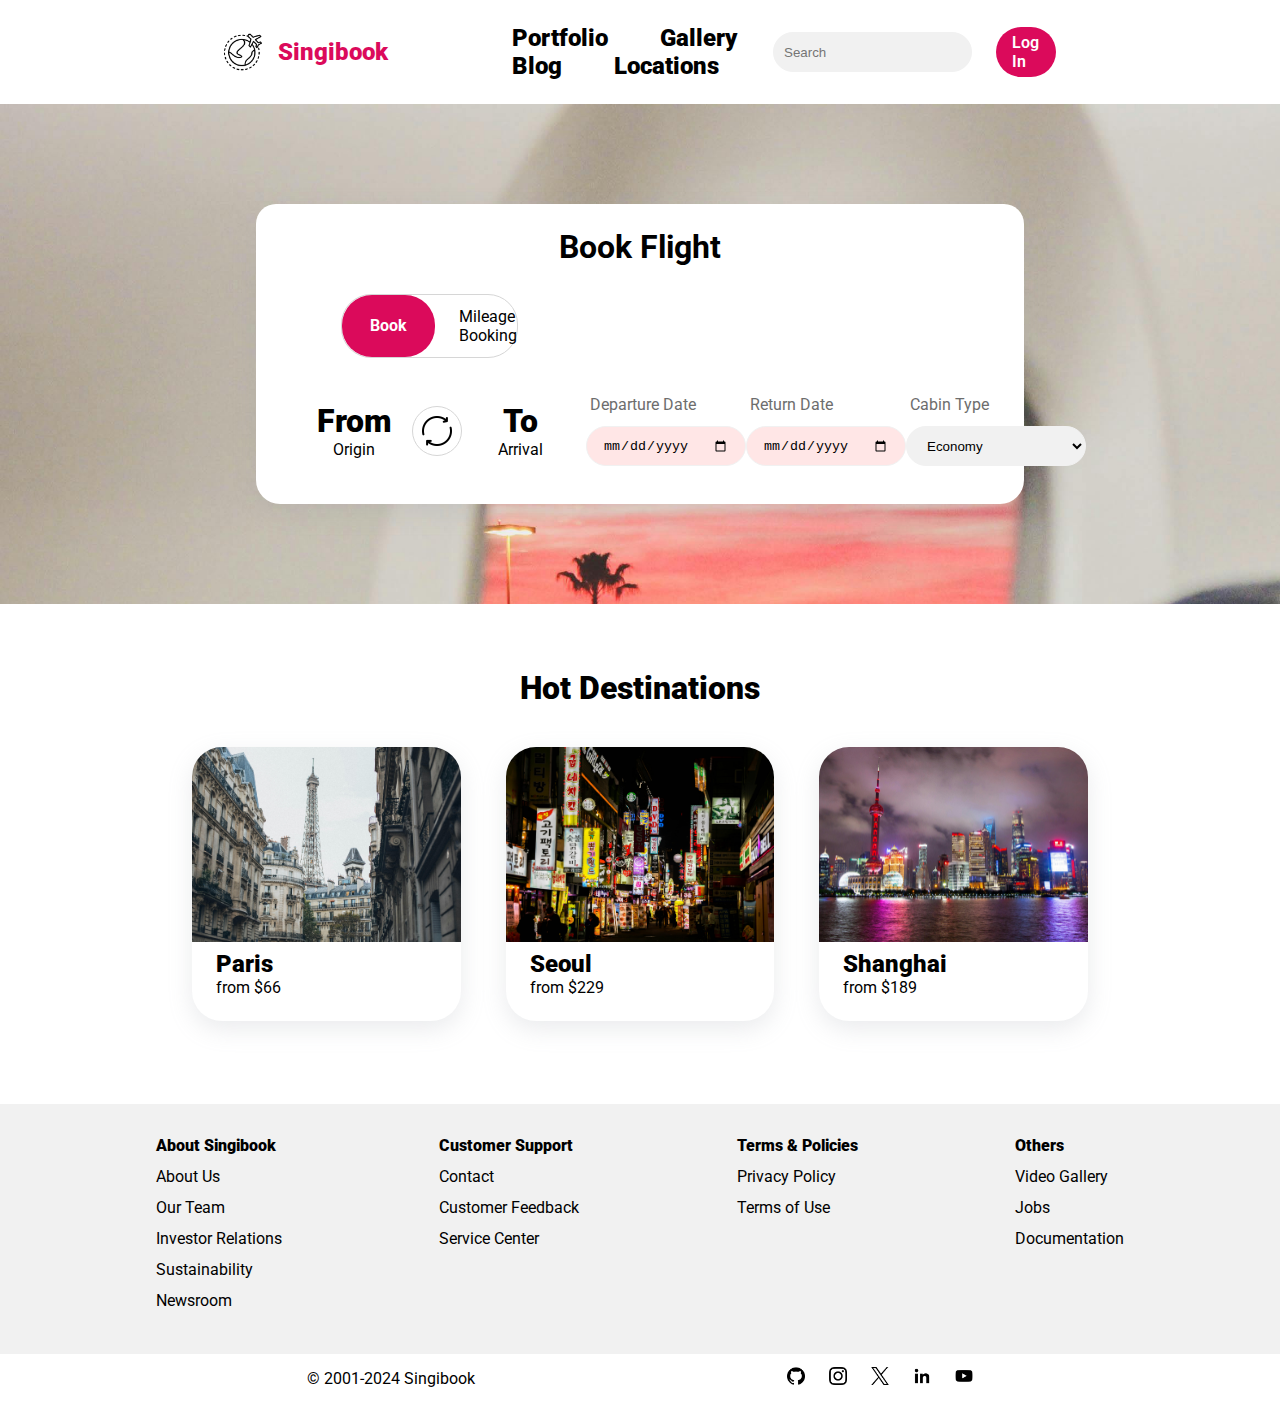
<file: index.html>
<!DOCTYPE html>
<html lang="en">
<head>
    <meta charset="UTF-8">
    <meta name="viewport" content="width=device-width, initial-scale=1.0">
    <title>Singibook - Book your flight now!</title>
    <link rel="stylesheet" href="style.css" />
    <script src="script.js"></script>
</head>
<body>
    <div class="main">
        <header class="header">
            <div class="header-wrapper">
                <a href="index.html">
                    <div class="logo">
                        <img src="img/logo.png" alt="singibook logo" height="38px">
                        <div class="logo-text">Singibook</div>
                    </div>
                </a>
                <div class="header-links">
                    <a href="/pages/portfolio.html" target="_blank" rel="noopener noreferrer">Portfolio</a>
                    <a href="/pages/gallery.html" target="_blank" rel="noopener noreferrer">Gallery</a>
                    <a href="/pages/blog.html" target="_blank" rel="noopener noreferrer">Blog</a>
                    <a href="/pages/locations.html" target="_blank" rel="noopener noreferrer">Locations</a>
                </div>
                <div class="search-section">
                    <input type="text" name="search" id="" placeholder="Search">
                    <a href="/pages/login.html" class="login" target="_blank" rel="noopener noreferrer">Log In</a>
                </div>
            </div>
        </header>
        <div class="book">
            <div class="book-wrapper">
                <div class="flag-box">
                    <div class="book-flight-flag">Book Flight</div>
                </div>
                <div class="book-window">
                    <div class="book-flight">
                        <div class="book-top">
                            <div class="toggler">
                                <button class="book-default" onclick="dataValidation()">Book</button>
                                <a href="/pages/login.html" class="mileage-booking" target="_blank" rel="noopener noreferrer">Mileage Booking</a>
                            </div>
                        </div>
                        <div class="book-bottom">
                            <div class="book-bottom-left">
                                <button class="city-out" onclick="departureOpen()">
                                    <div class="city-out-code">From</div>
                                    <div class="city-out-full">Origin</div>
                                </button>
                                <button class="swapper" onclick="swap(); chooseDeparture(); chooseArrival()"><img src="img/swap.png" alt="" height="32px"></button>
                                <button class="city-in" onclick="arrivalOpen()">
                                    <div class="city-in-code">To</div>
                                    <div class="city-in-full">Arrival</div>
                                </button>
                            </div>
                            <div class="book-bottom-right">
                                <form action="" class="book-bottom-right" name="myForm">
                                    <div class="departure-date">
                                        <label for="d-date">Departure Date</label>
                                        <input type="date" id="d-date" name="departureDate" min="2024-03-18" max="2025-12-14" required>
                                    </div>
                                    <div class="arrival-date">
                                        <label for="a-date">Return Date</label>
                                        <input type="date" id="a-date" name="returnDate" min="2024-03-16" max="2025-12-14" required>
                                    </div>
                                    <div class="cabin-class">
                                        <label for="cabin">Cabin Type</label>
                                        <select name="cabin" id="cabin" required>
                                          <option value="Economy">Economy</option>
                                          <option value="First">First</option>
                                          <option value="Business">Business</option>
                                        </select>
                                    </div>
                                </form>
                                <button class="ticket-search" ></button>
                            </div>
                        </div>
                    </div>
                    <div class="my-trips"></div>
                    <div class="check-in"></div>
                    <div class="flight-status"></div>
                </div>
            </div> 
        </div>
        <div class="pop-up-departure-wrapper" style="display:none;">
            <div class="pop-up-departure">
                <div class="pop-up-title">
                    <h3>Search Origin</h3>
                    <button class="close" onclick="departureClose(); chooseDeparture()"><img src="/img/close.png" alt="" height="18px"></button>
                </div>
                <label for="origin">Choose Origin</label>
                <select name="origin" id="origin">
                  <option value="Paris">Paris</option>
                  <option value="Seoul">Seoul</option>
                  <option value="Moscow">Moscow</option>
                  <option value="Shanghai">Shanghai</option>
                  <option value="Belgrade">Belgrade</option>
                  <option value="Berlin">Berlin</option>
                  <option value="Tallinn">Tallinn</option>
                  <option value="Istanbul">Istanbul</option>
                </select>
                <a href="pages/portfolio.html" target="_blank" rel="noopener noreferrer" class="search-destinations">View All Destinations</a>
            </div>
        </div>
        <div class="pop-up-arrival-wrapper" style="display:none;">
            <div class="pop-up-arrival">
                <div class="pop-up-title">
                    <h3>Search Arrival</h3>
                    <button class="close" onclick="arrivalClose(); chooseArrival()"><img src="/img/close.png" alt="" height="18px"></button>
                </div>
                <label for="arrival">Choose Arrival</label>
                <select name="arrival" id="arrival">
                  <option value="Paris">Paris</option>
                  <option value="Seoul">Seoul</option>
                  <option value="Moscow">Moscow</option>
                  <option value="Shanghai">Shanghai</option>
                  <option value="Belgrade">Belgrade</option>
                  <option value="Berlin">Berlin</option>
                  <option value="Tallinn">Tallinn</option>
                  <option value="Istanbul">Istanbul</option>
                </select>
                <a href="pages/portfolio.html" target="_blank" rel="noopener noreferrer" class="search-destinations">View All Destinations</a>
            </div>
        </div>
        <div class="notice-box">
            <div class="notice-title-top">Hot Destinations</div>
            <div class="notice-wrapper">
                <a href="https://en.wikipedia.org/wiki/Paris" target="_blank" rel="noopener noreferrer" class="notice">
                        <img src="img/paris.jpg" alt="">
                        <div class="notice-title">Paris</div>
                        <div class="notice-price">from $66</div>
                </a>
                <a href="https://en.wikipedia.org/wiki/Seoul" target="_blank" rel="noopener noreferrer" class="notice">
                        <img src="img/seoul.jpg" alt="">
                        <div class="notice-title">Seoul</div>
                        <div class="notice-price">from $229</div>
                </a>
                <a href="https://en.wikipedia.org/wiki/Shanghai" target="_blank" rel="noopener noreferrer" class="notice">
                        <img src="img/shanghai.jpeg" alt="">
                        <div class="notice-title">Shanghai</div>
                        <div class="notice-price">from $189</div>
                </a>
            </div>
        </div>
        <div class="information-box">
            <ul class="information-wrapper">
                <ul class="about-wrapper">
                    <li class="list-title">About Singibook</li>
                    <a href="pages/about.html" target="_blank" rel="noopener noreferrer"><li>About Us</li></a>
                    <a href=""><li>Our Team</li></a>
                    <a href=""><li>Investor Relations</li></a>
                    <a href=""><li>Sustainability</li></a>
                    <a href=""><li>Newsroom</li></a>
                </ul>
                <ul class="cs-wrapper">
                    <li class="list-title">Customer Support</li>
                    <a href="pages/contact.html" target="_blank" rel="noopener noreferrer"><li>Contact</li></a>
                    <a href=""><li>Customer Feedback</li></a>
                    <a href=""><li>Service Center</li></a>
                </ul>
                <ul class="tos-wrapper">
                    <li class="list-title">Terms & Policies</li>
                    <a href=""><li>Privacy Policy</li></a>
                    <a href=""><li>Terms of Use</li></a>
                </ul>
                <ul class="other-wrapper">
                    <li class="list-title">Others</li>
                    <a href="pages/video.html" target="_blank" rel="noopener noreferrer"><li>Video Gallery</li></a>
                    <a href=""><li>Jobs</li></a>
                    <a href=""><li>Documentation</li></a>
                </ul>
            </ul>
        </div>
        <footer class="footer">
            <div class="trademark">© 2001-2024 Singibook</div>
            <div class="social-media">
                <a href="https://github.com/mililca" target="_blank" rel="noopener noreferrer"><img src="img/github.png" alt="github logo" height="18px"></a>
                <a href="https://www.instagram.com/" target="_blank" rel="noopener noreferrer"><img src="img/instagram.png" alt="instagram logo" height="18px"></a>
                <a href="https://twitter.com/?lang=en" target="_blank" rel="noopener noreferrer"><img src="img/twitter.png" alt="twitter logo" height="18px"></a>
                <a href="https://www.linkedin.com/in/natalia-shelepova-446879180/" target="_blank" rel="noopener noreferrer"><img src="img/linkedin.png" alt="linkedin logo" height="18px"></a>
                <a href="https://www.youtube.com/" target="_blank" rel="noopener noreferrer"><img src="img/youtube.png" alt="youtube logo" height="18px"></a>
            </div>
        </footer>
    </div>
</body>
</html>
</file>
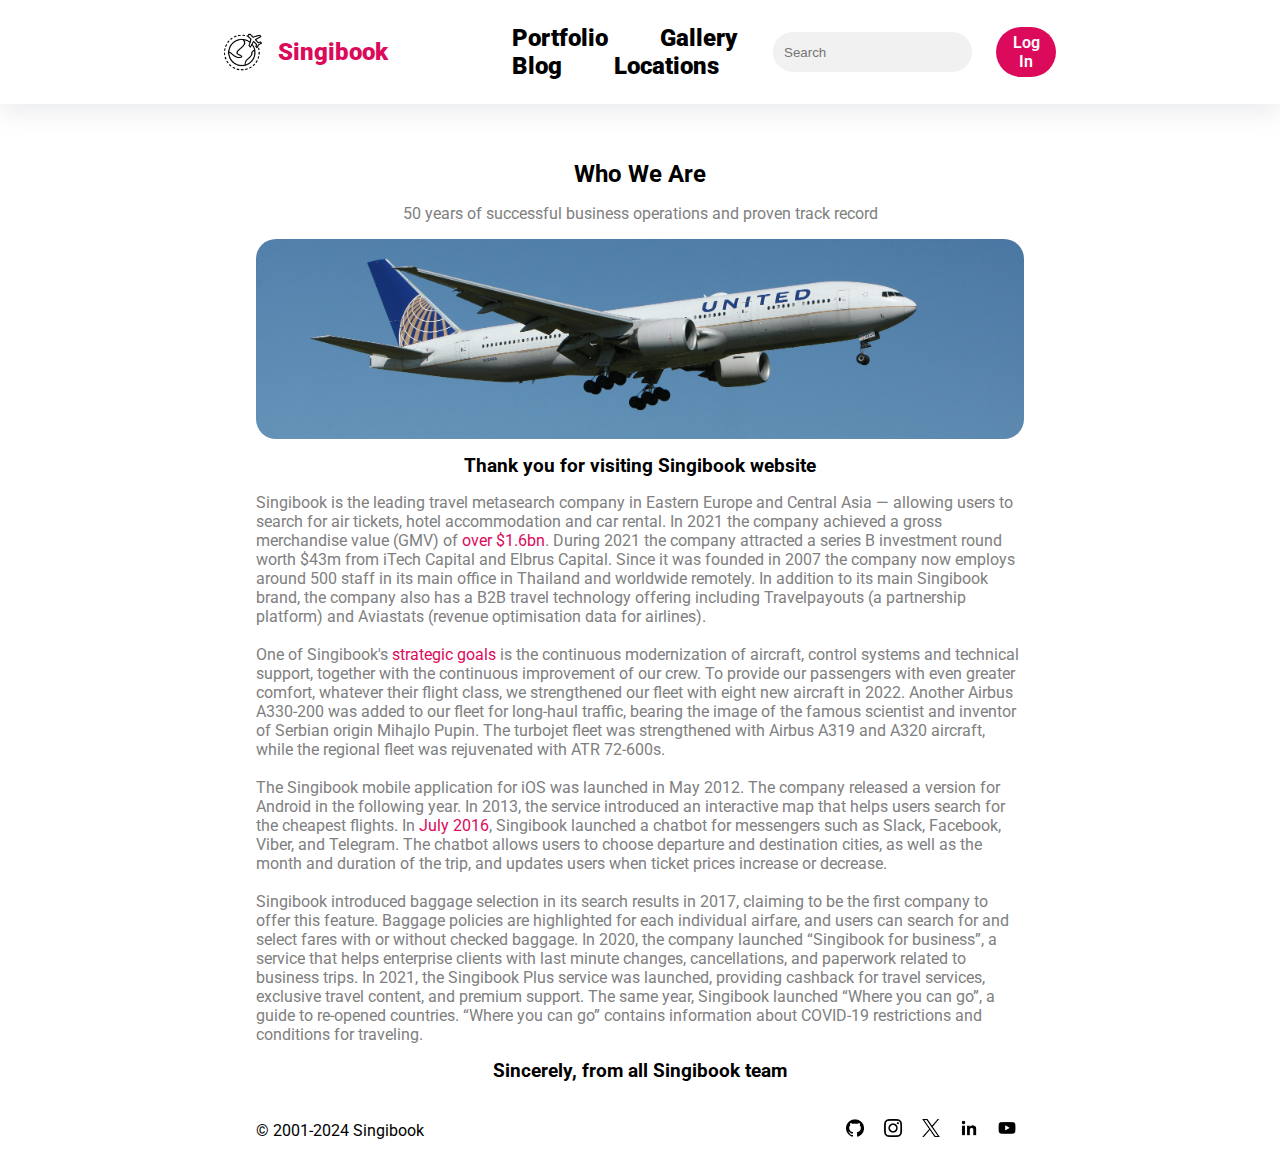
<file: pages/about.html>
<!DOCTYPE html>
<html lang="en">
<head>
    <meta charset="UTF-8">
    <meta name="viewport" content="width=device-width, initial-scale=1.0">
    <title>Singibook - About Us</title>
    <link rel="stylesheet" href="about.css" />
</head>
<body>
    <header class="header">
        <div class="header-wrapper">
            <a href="/index.html">
                <div class="logo">
                    <img src="/img/logo.png" alt="singibook logo" height="38px">
                    <div class="logo-text">Singibook</div>
                </div>
            </a>
            <div class="header-links">
                <a href="/pages/portfolio.html" target="_blank" rel="noopener noreferrer">Portfolio</a>
                <a href="/pages/gallery.html" target="_blank" rel="noopener noreferrer">Gallery</a>
                <a href="/pages/blog.html" target="_blank" rel="noopener noreferrer">Blog</a>
                <a href="/pages/locations.html" target="_blank" rel="noopener noreferrer">Locations</a>
            </div>
            <div class="search-section">
                <input type="text" name="search" id="" placeholder="Search">
                <a href="login.html" class="login"><button>Log In</button></a>
            </div>
        </div>
    </header>
    <div class="wrapper">
        <h2 class="wrapper-title">Who We Are</h2>
        <div class="wrapper-section">
            <div class="wrapper-description">50 years of successful business operations and proven track record</div>
            <div class="wrapper-image"><img src="/img/plane-4.jpg" alt=""></div>
            <h3>Thank you for visiting Singibook website</h3>
            <p class="wrapper-description">

                Singibook is the leading travel metasearch company in Eastern Europe and Central Asia — allowing users to search for air tickets, hotel accommodation and car rental.
                In 2021 the company achieved a gross merchandise value (GMV) of <span>over $1.6bn</span>. 
                During 2021 the company attracted a series B investment round worth $43m from iTech Capital and Elbrus Capital. 
                Since it was founded in 2007 the company now employs around 500 staff in its main office in Thailand and worldwide remotely.
                In addition to its main Singibook brand, the company also has a B2B travel technology offering including Travelpayouts (a partnership platform) and Aviastats (revenue optimisation data for airlines). <br> <br>
                One of Singibook's <span>strategic goals</span> is the continuous modernization of aircraft, control systems and technical support, together with the continuous improvement of our crew.    
                To provide our passengers with even greater comfort, whatever their flight class, we strengthened our fleet with eight new aircraft in 2022.
                Another Airbus A330-200 was added to our fleet for long-haul traffic, bearing the image of the famous scientist and inventor of Serbian origin Mihajlo Pupin.
                The turbojet fleet was strengthened with Airbus A319 and A320 aircraft, while the regional fleet was rejuvenated with ATR 72-600s. <br><br>
                The Singibook mobile application for iOS was launched in May 2012. The company released a version for Android in the following year. In 2013, the service introduced an interactive map that helps users search for the cheapest flights. In <span>July 2016</span>, Singibook launched a chatbot for messengers such as Slack, Facebook, Viber, and Telegram. The chatbot allows users to choose departure and destination cities, as well as the month and duration of the trip, and updates users when ticket prices increase or decrease. <br><br>
                Singibook introduced baggage selection in its search results in 2017, claiming to be the first company to offer this feature. Baggage policies are highlighted for each individual airfare, and users can search for and select fares with or without checked baggage. In 2020, the company launched “Singibook for business”, a service that helps enterprise clients with last minute changes, cancellations, and paperwork related to business trips.
                In 2021, the Singibook Plus service was launched, providing cashback for travel services, exclusive travel content, and premium support. The same year, Singibook launched “Where you can go”, a guide to re-opened countries. “Where you can go” contains information about COVID-19 restrictions and conditions for traveling.
            </p>
            <h3>Sincerely, from all Singibook team</h3>
        </div>
    </div>
    <footer>
        <div class="trademark">© 2001-2024 Singibook</div>
        <div class="social-media">
            <a href="https://github.com/mililca" target="_blank" rel="noopener noreferrer"><img src="/img/github.png" alt="github logo" height="18px"></a>
            <a href="https://www.instagram.com/" target="_blank" rel="noopener noreferrer"><img src="/img/instagram.png" alt="instagram logo" height="18px"></a>
            <a href="https://twitter.com/?lang=en" target="_blank" rel="noopener noreferrer"><img src="/img/twitter.png" alt="twitter logo" height="18px"></a>
            <a href="https://www.linkedin.com/in/natalia-shelepova-446879180/" target="_blank" rel="noopener noreferrer"><img src="/img/linkedin.png" alt="linkedin logo" height="18px"></a>
            <a href="https://www.youtube.com/" target="_blank" rel="noopener noreferrer"><img src="/img/youtube.png" alt="youtube logo" height="18px"></a>
        </div>
    </footer>
</body>
</html>
</file>
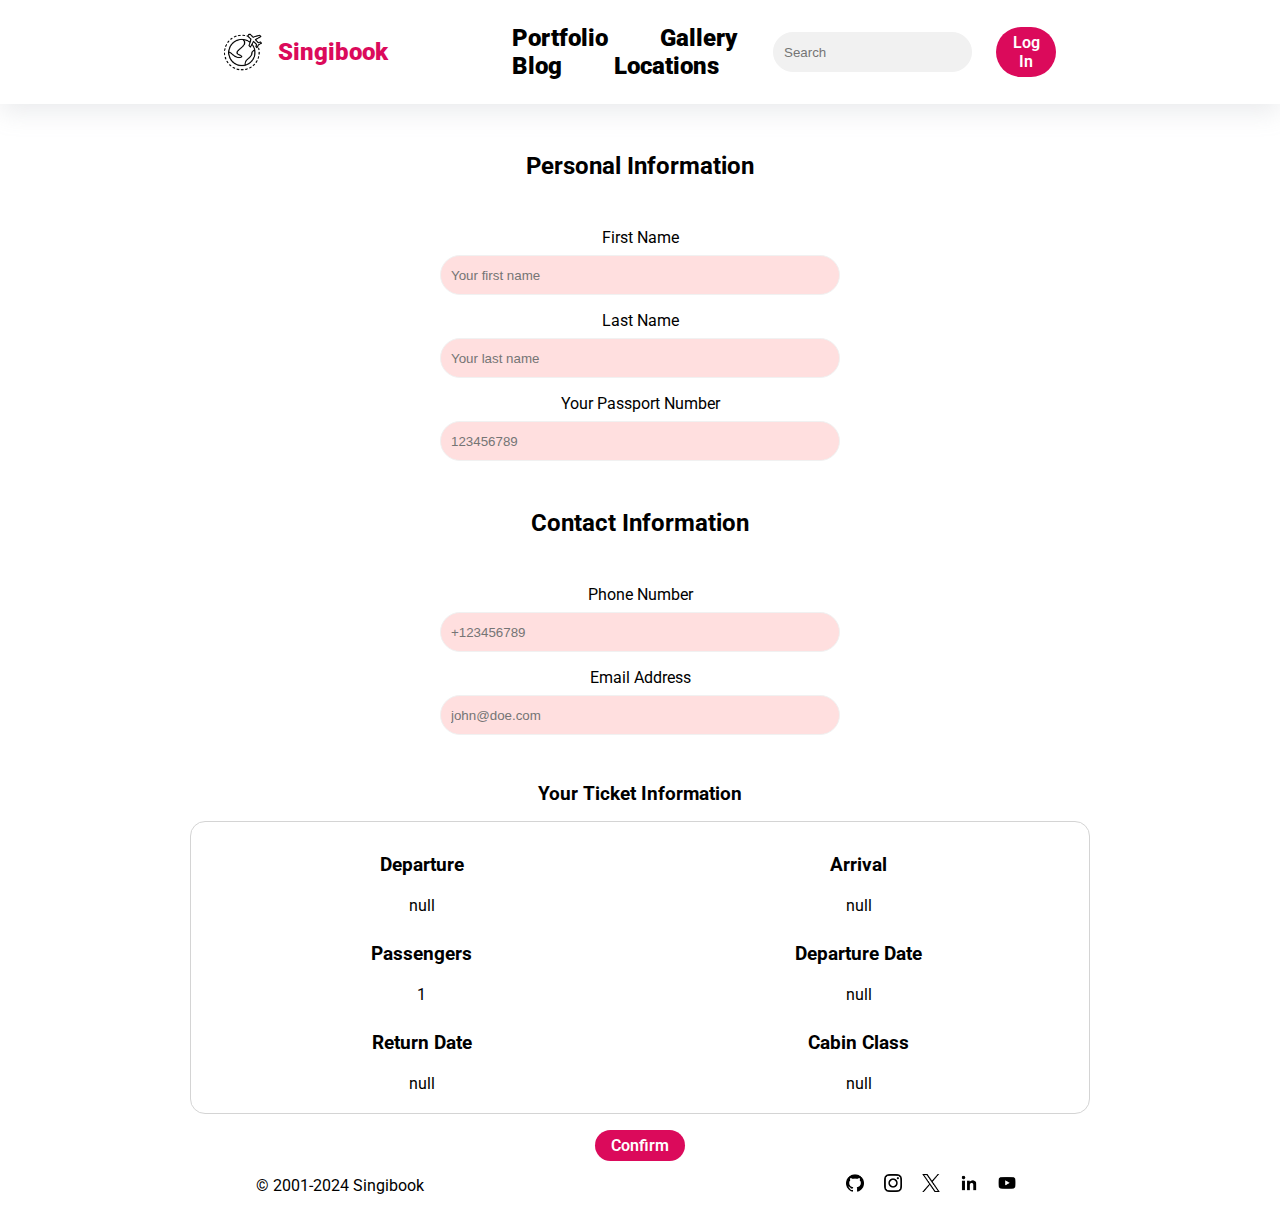
<file: pages/booking.html>
<!DOCTYPE html>
<html lang="en">
<head>
    <meta charset="UTF-8">
    <meta name="viewport" content="width=device-width, initial-scale=1.0">
    <title>Singibook - Your Ticket</title>
    <link rel="stylesheet" href="booking.css" />
    <script src="booking.js"></script>
</head>
<body>
    <header class="header">
        <div class="header-wrapper">
            <a href="/index.html">
                <div class="logo">
                    <img src="/img/logo.png" alt="singibook logo" height="38px">
                    <div class="logo-text">Singibook</div>
                </div>
            </a>
            <div class="header-links">
                <a href="/pages/portfolio.html" target="_blank" rel="noopener noreferrer">Portfolio</a>
                <a href="/pages/gallery.html" target="_blank" rel="noopener noreferrer">Gallery</a>
                <a href="/pages/blog.html" target="_blank" rel="noopener noreferrer">Blog</a>
                <a href="/pages/locations.html" target="_blank" rel="noopener noreferrer">Locations</a>
            </div>
            <div class="search-section">
                <input type="text" name="search" id="" placeholder="Search">
                <a href="login.html" class="login"><button>Log In</button></a>
            </div>
        </div>
    </header>
    <div class="wrapper">
        <div class="wrapper-main">
            <h2>Personal Information</h2>
            <form action="#" name="myFormOne" id="myFormOne">
    
                <div class="form-block">
                  <label for="name">First Name</label>
                  <input type="text" name="fname" id="fname" placeholder="Your first name" required/>
                </div>

                <div class="form-block">
                    <label for="name">Last Name</label>
                    <input type="text" name="lname" id="lname" placeholder="Your last name" required/>
                  </div>
                  
                <div class="form-block">
                  <label for="passport">Your Passport Number</label>
                  <input type="text" name="passport" id="passport" placeholder="123456789" required/>
                </div>
                
            </form>

            <h2>Contact Information</h2>
            <form action="#" name="myFormTwo" id="myFormTwo">
    
                <div class="form-block">
                  <label for="phone">Phone Number</label>
                  <input type="tel" name="phone" id="phone" placeholder="+123456789" required/>
                </div>

                <div class="form-block">
                  <label for="email">Email Address</label>
                  <input type="email" name="email" id="email" placeholder="john@doe.com" required/>
                </div>
                
            </form>
            <div class="info">
                <h3>Your Ticket Information</h3>
                <div class="ticket-info">
                    <div class="departure-city">
                        <h3>Departure</h3>
                        <p id="departure-city"></p>
                    </div>
                    <div class="arrival-city">
                        <h3>Arrival</h3>
                        <p id="arrival-city">Arrival</p>
                    </div>
                    <div class="passengers">
                        <h3>Passengers</h3>
                        <p>1</p>
                    </div>
                    <div class="departure-date">
                        <h3>Departure Date</h3>
                        <p id="departure-date">12/03/2024</p>
                    </div>
                    <div class="return-date">
                        <h3>Return Date</h3>
                        <p id="return-date">12/03/2024</p>
                    </div>
                    <div class="cabin-class">
                        <h3>Cabin Class</h3>
                        <p id="cabin-class">Economy</p>
                    </div>
                </div>
            </div>
        </div>
        <div><button class="confirm" onclick="validateData()">Confirm</button></div>
    </div>
    <footer>
        <div class="trademark">© 2001-2024 Singibook</div>
        <div class="social-media">
            <a href="https://github.com/mililca" target="_blank" rel="noopener noreferrer"><img src="/img/github.png" alt="github logo" height="18px"></a>
            <a href="https://www.instagram.com/" target="_blank" rel="noopener noreferrer"><img src="/img/instagram.png" alt="instagram logo" height="18px"></a>
            <a href="https://twitter.com/?lang=en" target="_blank" rel="noopener noreferrer"><img src="/img/twitter.png" alt="twitter logo" height="18px"></a>
            <a href="https://www.linkedin.com/in/natalia-shelepova-446879180/" target="_blank" rel="noopener noreferrer"><img src="/img/linkedin.png" alt="linkedin logo" height="18px"></a>
            <a href="https://www.youtube.com/" target="_blank" rel="noopener noreferrer"><img src="/img/youtube.png" alt="youtube logo" height="18px"></a>
        </div>
    </footer>
</body>
</html>
</file>
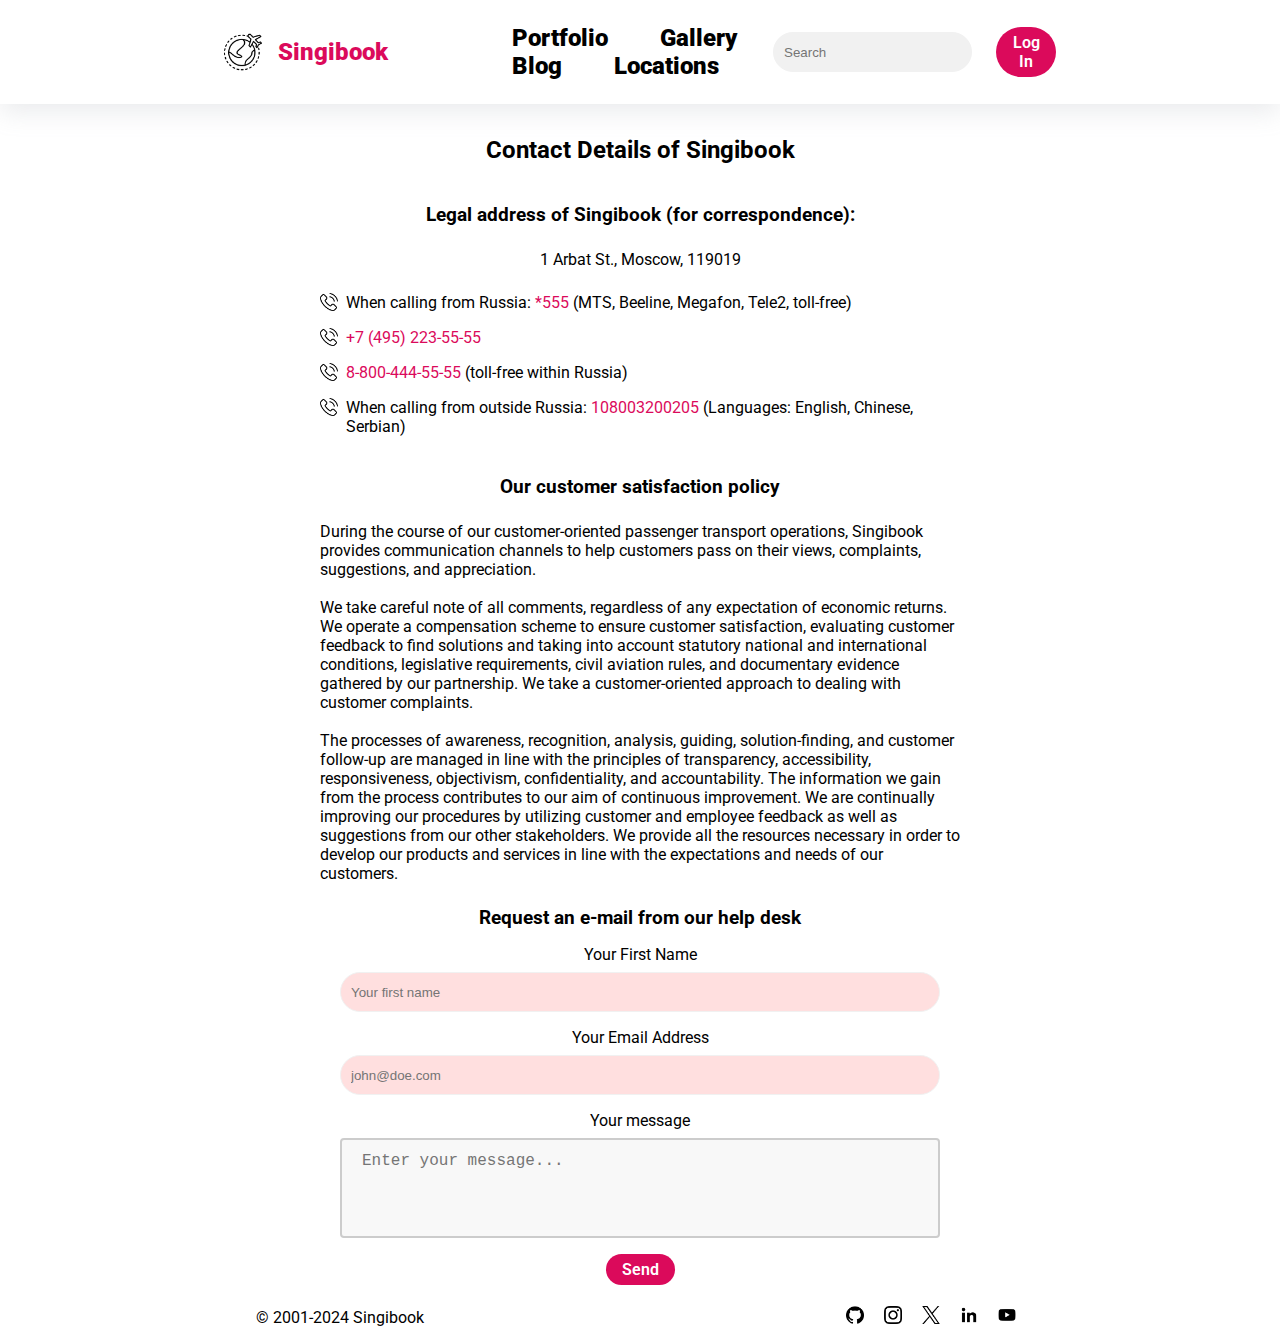
<file: pages/contact.html>
<!DOCTYPE html>
<html lang="en">
<head>
    <meta charset="UTF-8">
    <meta name="viewport" content="width=device-width, initial-scale=1.0">
    <title>Singibook - Contact</title>
    <link rel="stylesheet" href="contact.css" />
    <script src="contact.js"></script>
</head>
<body>
    <header class="header">
        <div class="header-wrapper">
            <a href="/index.html">
                <div class="logo">
                    <img src="/img/logo.png" alt="singibook logo" height="38px">
                    <div class="logo-text">Singibook</div>
                </div>
            </a>
            <div class="header-links">
                <a href="/pages/portfolio.html" target="_blank" rel="noopener noreferrer">Portfolio</a>
                <a href="/pages/gallery.html" target="_blank" rel="noopener noreferrer">Gallery</a>
                <a href="/pages/blog.html" target="_blank" rel="noopener noreferrer">Blog</a>
                <a href="/pages/locations.html" target="_blank" rel="noopener noreferrer">Locations</a>
            </div>
            <div class="search-section">
                <input type="text" name="search" id="" placeholder="Search">
                <a href="login.html" class="login"><button>Log In</button></a>
            </div>
        </div>
    </header>
    <div class="wrapper">
        <div class="wrapper-main">
            <h2>Contact Details of Singibook</h2>
            <h3>Legal address of Singibook (for correspondence):</h3>
            <p>1 Arbat St., Moscow, 119019</p>
            <div class="contact-center">
                <div class="contact">
                    <img src="/img/phone.png" alt="" height="18px">
                    <p>When calling from Russia: <span>*555</span> (MTS, Beeline, Megafon, Tele2, toll-free)</p>
                </div>
                <div class="contact">
                    <img src="/img/phone.png" alt="" height="18px">
                    <p><span>+7 (495) 223-55-55</span></p>
                </div>
                <div class="contact">
                    <img src="/img/phone.png" alt="" height="18px">
                    <p><span>8-800-444-55-55</span> (toll-free within Russia)</p>
                </div>
                <div class="contact">
                    <img src="/img/phone.png" alt="" height="18px">
                    <p>When calling from outside Russia: <span>108003200205</span> (Languages: English, Chinese, Serbian)</p>
                </div>
            </div>
            <h3 class="customer-satisfaction">Our customer satisfaction policy</h3>
            <p>During the course of our customer-oriented passenger transport operations, Singibook provides communication channels to help customers pass on their views, complaints, suggestions, and appreciation. <br><br> We take careful note of all comments, regardless of any expectation of economic returns. We operate a compensation scheme to ensure customer satisfaction, evaluating customer feedback to find solutions and taking into account statutory national and international conditions, legislative requirements, civil aviation rules, and documentary evidence gathered by our partnership.

                We take a customer-oriented approach to dealing with customer complaints. <br> <br> The processes of awareness, recognition, analysis, guiding, solution-finding, and customer follow-up are managed in line with the principles of transparency, accessibility, responsiveness, objectivism, confidentiality, and accountability. The information we gain from the process contributes to our aim of continuous improvement.
                
                We are continually improving our procedures by utilizing customer and employee feedback as well as suggestions from our other stakeholders. We provide all the resources necessary in order to develop our products and services in line with the expectations and needs of our customers.</p>
            <div class="request-call-wrapper">
                <h3>Request an e-mail from our help desk</h3>
                <form action="#" name="myForm" id="myForm">
    
                    <div class="form-block">
                      <label for="name">Your First Name</label>
                      <input type="text" name="name" id="name" placeholder="Your first name" required/>
                    </div>
                      
                    <div class="form-block">
                      <label for="email">Your Email Address</label>
                      <input type="email" name="email" id="email" placeholder="john@doe.com" required/>
                    </div>
                      
                    <div class="form-block">
                      <label for="message">Your message</label>
                      <textarea name="message" name="message" id="message" placeholder="Enter your message..." maxlength="200"></textarea>
                    </div>
                      
                  </form>
                  <div class="form-block">  
                    <button onclick="validateData()">Send</button>
                  </div>
                
            </div>
        </div>
    </div>
    <footer>
        <div class="trademark">© 2001-2024 Singibook</div>
        <div class="social-media">
            <a href="https://github.com/mililca" target="_blank" rel="noopener noreferrer"><img src="/img/github.png" alt="github logo" height="18px"></a>
            <a href="https://www.instagram.com/" target="_blank" rel="noopener noreferrer"><img src="/img/instagram.png" alt="instagram logo" height="18px"></a>
            <a href="https://twitter.com/?lang=en" target="_blank" rel="noopener noreferrer"><img src="/img/twitter.png" alt="twitter logo" height="18px"></a>
            <a href="https://www.linkedin.com/in/natalia-shelepova-446879180/" target="_blank" rel="noopener noreferrer"><img src="/img/linkedin.png" alt="linkedin logo" height="18px"></a>
            <a href="https://www.youtube.com/" target="_blank" rel="noopener noreferrer"><img src="/img/youtube.png" alt="youtube logo" height="18px"></a>
        </div>
    </footer>
</body>
</html>
</file>
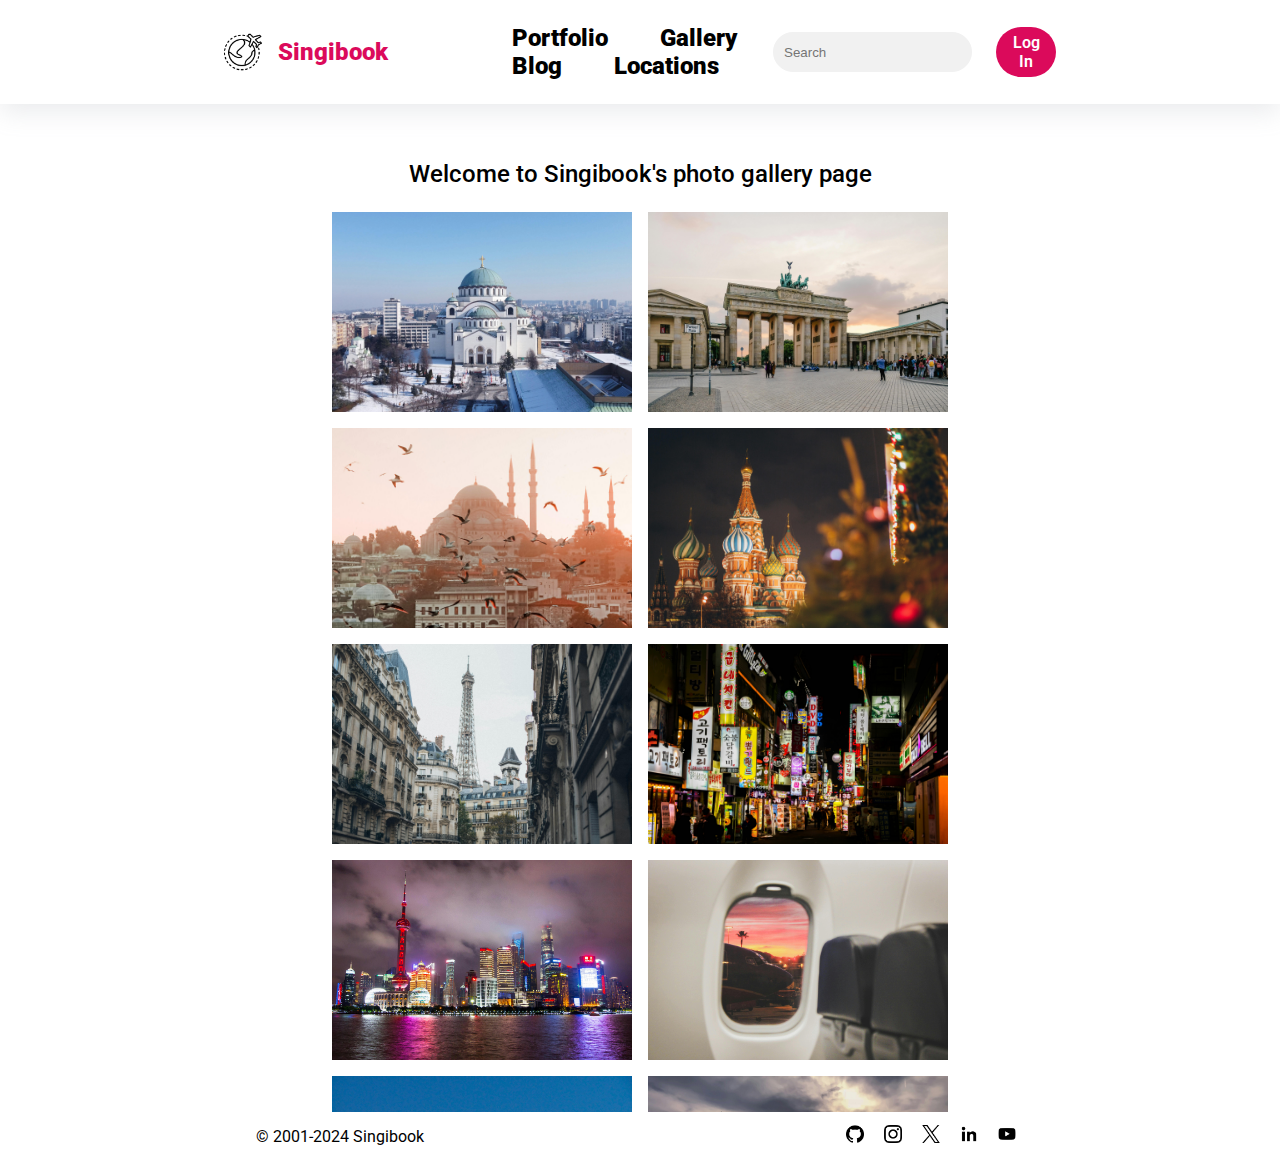
<file: pages/gallery.html>
<!DOCTYPE html>
<html lang="en">
<head>
    <meta charset="UTF-8">
    <meta name="viewport" content="width=device-width, initial-scale=1.0">
    <title>Singibook - Gallery</title>
    <link rel="stylesheet" href="gallery.css" />
</head>
<body>
    <header class="header">
        <div class="header-wrapper">
            <a href="/index.html">
                <div class="logo">
                    <img src="/img/logo.png" alt="singibook logo" height="38px">
                    <div class="logo-text">Singibook</div>
                </div>
            </a>
            <div class="header-links">
                <a href="/pages/portfolio.html" target="_blank" rel="noopener noreferrer">Portfolio</a>
                <a href="/pages/gallery.html" target="_blank" rel="noopener noreferrer">Gallery</a>
                <a href="/pages/blog.html" target="_blank" rel="noopener noreferrer">Blog</a>
                <a href="/pages/locations.html" target="_blank" rel="noopener noreferrer">Locations</a>
            </div>
            <div class="search-section">
                <input type="text" name="search" id="" placeholder="Search">
                <a href="login.html" class="login"><button>Log In</button></a>
            </div>
        </div>
    </header>
    <div class="wrapper">
        <div class="wrapper-title">Welcome to Singibook's photo gallery page</div>
        <div class="wrapper-section">
            <div class="image-wrapper">
                <a href="http://127.0.0.1:5500/img/belgrade.jpg" target="_blank" class="image">
                    <img width="220" height="250" src="/img/belgrade.jpg"/>
                </a>
            </div>
            <div class="image-wrapper">
                <a href="http://127.0.0.1:5500/img/berlin.jpg" target="_blank" class="image">
                    <img width="220" height="250" src="/img/berlin.jpg"/>
                </a>
            </div>
            <div class="image-wrapper">
                <a href="http://127.0.0.1:5500/img/istanbul.jpg" target="_blank" class="image">
                    <img width="220" height="250" src="/img/istanbul.jpg"/>
                </a>
            </div>
            <div class="image-wrapper">
                <a href="http://127.0.0.1:5500/img/moscow.jpg" target="_blank" class="image">
                    <img width="220" height="250" src="/img/moscow.jpg"/>
                </a>
            </div>
            <div class="image-wrapper">
                <a href="http://127.0.0.1:5500/img/paris.jpg" target="_blank" class="image">
                    <img width="220" height="250" src="/img/paris.jpg"/>
                </a>
            </div>
            <div class="image-wrapper">
                <a href="http://127.0.0.1:5500/img/seoul.jpg" target="_blank" class="image">
                    <img width="220" height="250" src="/img/seoul.jpg"/>
                </a>
            </div>
            <div class="image-wrapper">
                <a href="http://127.0.0.1:5500/img/shanghai.jpeg" target="_blank" class="image">
                    <img width="220" height="250" src="/img/shanghai.jpeg"/>
                </a>
            </div>
            <div class="image-wrapper">
                <a href="http://127.0.0.1:5500/img/plane.jpg" target="_blank" class="image">
                    <img width="220" height="250" src="/img/plane.jpg"/>
                </a>
            </div>
            <div class="image-wrapper">
                <a href="http://127.0.0.1:5500/img/plane-2.jpg" target="_blank" class="image">
                    <img width="220" height="250" src="/img/plane-2.jpg"/>
                </a>
            </div>
            <div class="image-wrapper">
                <a href="http://127.0.0.1:5500/img/plane-3.jpg" target="_blank" class="image">
                    <img width="220" height="250" src="/img/plane-3.jpg"/>
                </a>
            </div>
            <div class="image-wrapper">
                <a href="http://127.0.0.1:5500/img/plane-4.jpg" target="_blank" class="image">
                    <img width="220" height="250" src="/img/plane-4.jpg"/>
                </a>
            </div>
            <div class="image-wrapper">
                <a href="http://127.0.0.1:5500/img/plane-5.jpg" target="_blank" class="image">
                    <img width="220" height="250" src="/img/plane-5.jpg"/>
                </a>
            </div>
        </div>
    </div>
    <footer>
        <div class="trademark">© 2001-2024 Singibook</div>
        <div class="social-media">
            <a href="https://github.com/mililca" target="_blank" rel="noopener noreferrer"><img src="/img/github.png" alt="github logo" height="18px"></a>
            <a href="https://www.instagram.com/" target="_blank" rel="noopener noreferrer"><img src="/img/instagram.png" alt="instagram logo" height="18px"></a>
            <a href="https://twitter.com/?lang=en" target="_blank" rel="noopener noreferrer"><img src="/img/twitter.png" alt="twitter logo" height="18px"></a>
            <a href="https://www.linkedin.com/in/natalia-shelepova-446879180/" target="_blank" rel="noopener noreferrer"><img src="/img/linkedin.png" alt="linkedin logo" height="18px"></a>
            <a href="https://www.youtube.com/" target="_blank" rel="noopener noreferrer"><img src="/img/youtube.png" alt="youtube logo" height="18px"></a>
        </div>
    </footer>
</body>
</html>
</file>
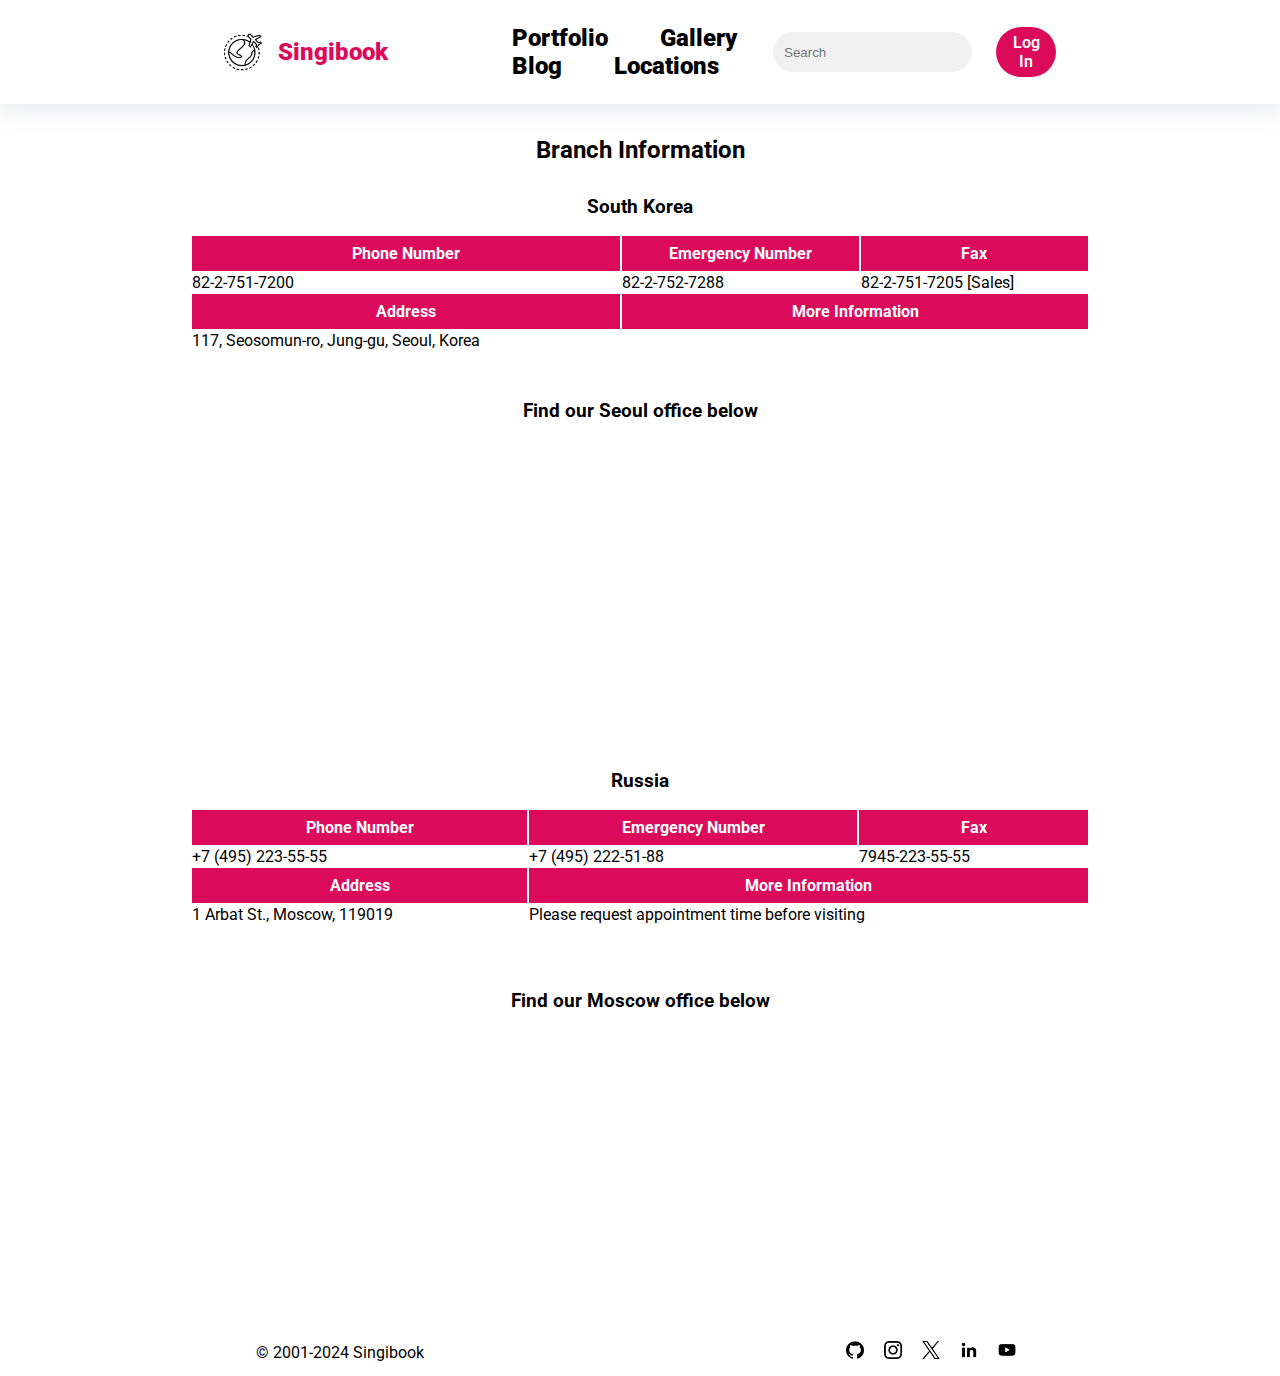
<file: pages/locations.html>
<!DOCTYPE html>
<html lang="en">
<head>
    <meta charset="UTF-8">
    <meta name="viewport" content="width=device-width, initial-scale=1.0">
    <title>Singibook - Locations</title>
    <link rel="stylesheet" href="locations.css" />
</head>
<body>
    <header class="header">
        <div class="header-wrapper">
            <a href="/index.html">
                <div class="logo">
                    <img src="/img/logo.png" alt="singibook logo" height="38px">
                    <div class="logo-text">Singibook</div>
                </div>
            </a>
            <div class="header-links">
                <a href="/pages/portfolio.html" target="_blank" rel="noopener noreferrer">Portfolio</a>
                <a href="/pages/gallery.html" target="_blank" rel="noopener noreferrer">Gallery</a>
                <a href="/pages/blog.html" target="_blank" rel="noopener noreferrer">Blog</a>
                <a href="/pages/locations.html" target="_blank" rel="noopener noreferrer">Locations</a>
            </div>
            <div class="search-section">
                <input type="text" name="search" id="" placeholder="Search">
                <a href="login.html" class="login"><button>Log In</button></a>
            </div>
        </div>
    </header>
    <div class="wrapper">
        <div class="wrapper-main">
            <h2>Branch Information</h2>
            <h3>South Korea</h3>
            <table>
                <thead>
                  <tr>
                    <th>Phone Number</th>
                    <th>Emergency Number</th>
                    <th>Fax</th>
                  </tr>
                </thead>
                <tbody>
                  <tr>
                    <td>82-2-751-7200</td>
                    <td>82-2-752-7288</td>
                    <td>82-2-751-7205 [Sales]</td>
                  </tr>
                  <tr>
                    <th>Address</th>
                    <th colspan="2">More Information</th>
                  </tr>
                  <tr>
                    <td>117, Seosomun-ro, Jung-gu, Seoul, Korea</td>
                    <td colspan="2"></td>
                  </tr>
                </tbody>
            </table>
            <h3>Find our Seoul office below</h3>
            <iframe src="https://www.google.com/maps/embed?pb=!1m18!1m12!1m3!1d50617.44897176637!2d126.78399375834204!3d37.541147858121505!2m3!1f0!2f0!3f0!3m2!1i1024!2i768!4f13.1!3m3!1m2!1s0x357c9cd0f9acaa17%3A0xac77903f2239cc54!2sGimpo%20International%20Airport!5e0!3m2!1sen!2srs!4v1710511255397!5m2!1sen!2srs" width="600" height="300" style="border:0;" allowfullscreen="" loading="lazy" referrerpolicy="no-referrer-when-downgrade"></iframe>
            <h3>Russia</h3>
            <table class="moscow">
                <thead>
                  <tr>
                    <th>Phone Number</th>
                    <th>Emergency Number</th>
                    <th>Fax</th>
                  </tr>
                </thead>
                <tbody>
                  <tr>
                    <td>+7 (495) 223-55-55</td>
                    <td>+7 (495) 222-51-88</td>
                    <td>7945-223-55-55</td>
                  </tr>
                  <tr>
                    <th>Address</th>
                    <th colspan="2">More Information</th>
                  </tr>
                  <tr>
                    <td>1 Arbat St., Moscow, 119019</td>
                    <td colspan="2">Please request appointment time before visiting</td>
                  </tr>
                </tbody>
            </table>
            <h3>Find our Moscow office below</h3>
            <iframe src="https://www.google.com/maps/embed?pb=!1m18!1m12!1m3!1d2245.3852281938157!2d37.59671917710337!3d55.75180997308388!2m3!1f0!2f0!3f0!3m2!1i1024!2i768!4f13.1!3m3!1m2!1s0x46b54a4d0789bc3f%3A0x4f48614298834e1b!2sArbat%20St%2C%201%2C%20Moskva%2C%20Russia%2C%20119019!5e0!3m2!1sen!2srs!4v1710511629765!5m2!1sen!2srs" width="600" height="300" style="border:0;" allowfullscreen="" loading="lazy" referrerpolicy="no-referrer-when-downgrade"></iframe>
        </div>
    </div>
    <footer>
        <div class="trademark">© 2001-2024 Singibook</div>
        <div class="social-media">
            <a href="https://github.com/mililca" target="_blank" rel="noopener noreferrer"><img src="/img/github.png" alt="github logo" height="18px"></a>
            <a href="https://www.instagram.com/" target="_blank" rel="noopener noreferrer"><img src="/img/instagram.png" alt="instagram logo" height="18px"></a>
            <a href="https://twitter.com/?lang=en" target="_blank" rel="noopener noreferrer"><img src="/img/twitter.png" alt="twitter logo" height="18px"></a>
            <a href="https://www.linkedin.com/in/natalia-shelepova-446879180/" target="_blank" rel="noopener noreferrer"><img src="/img/linkedin.png" alt="linkedin logo" height="18px"></a>
            <a href="https://www.youtube.com/" target="_blank" rel="noopener noreferrer"><img src="/img/youtube.png" alt="youtube logo" height="18px"></a>
        </div>
    </footer>
</body>
</html>
</file>
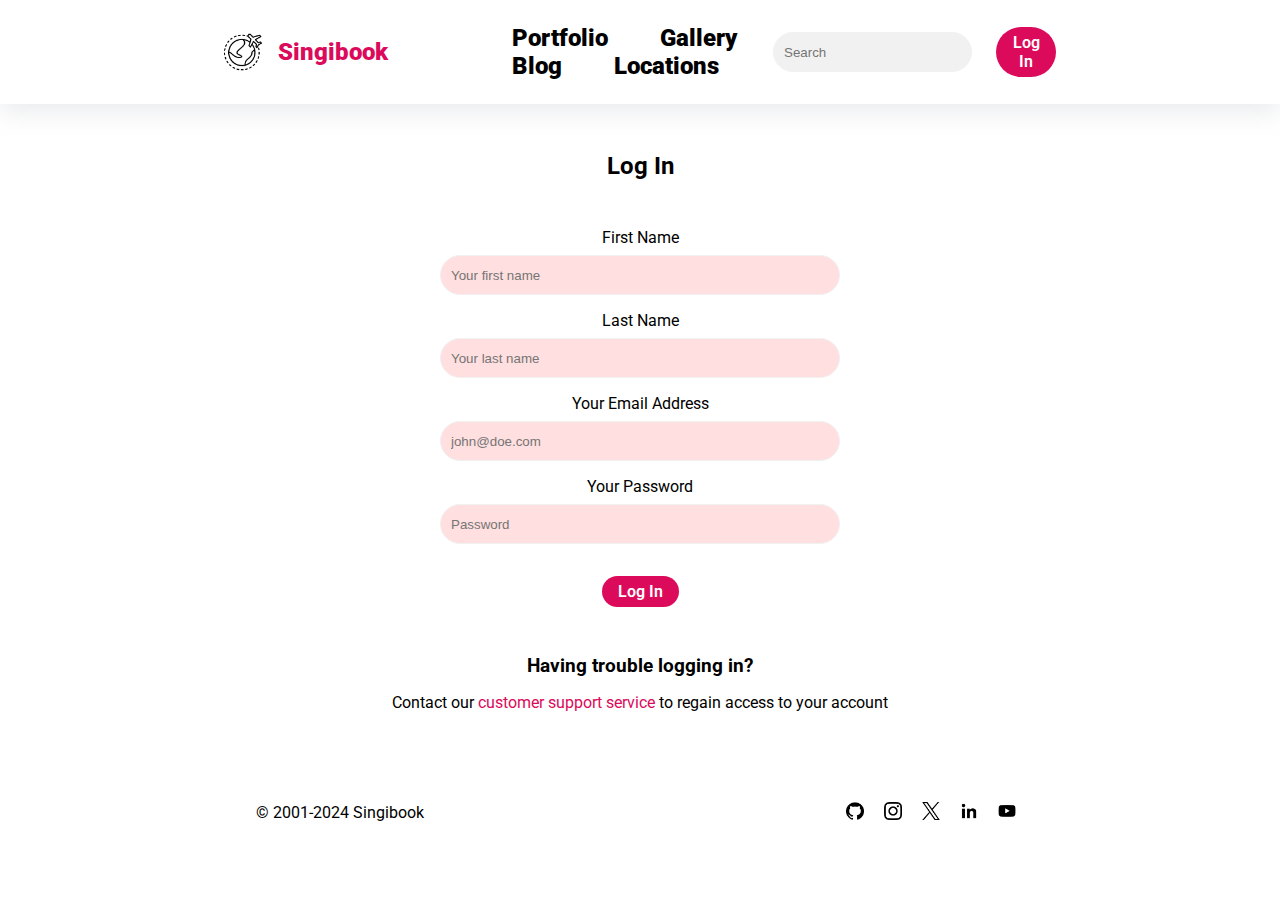
<file: pages/login.html>
<!DOCTYPE html>
<html lang="en">
<head>
    <meta charset="UTF-8">
    <meta name="viewport" content="width=device-width, initial-scale=1.0">
    <title>Singibook - Login</title>
    <link rel="stylesheet" href="login.css" />
    <script src="login.js"></script>
</head>
<body>
    <header class="header">
        <div class="header-wrapper">
            <a href="/index.html">
                <div class="logo">
                    <img src="/img/logo.png" alt="singibook logo" height="38px">
                    <div class="logo-text">Singibook</div>
                </div>
            </a>
            <div class="header-links">
                <a href="/pages/portfolio.html" target="_blank" rel="noopener noreferrer">Portfolio</a>
                <a href="/pages/gallery.html" target="_blank" rel="noopener noreferrer">Gallery</a>
                <a href="/pages/blog.html" target="_blank" rel="noopener noreferrer">Blog</a>
                <a href="/pages/locations.html" target="_blank" rel="noopener noreferrer">Locations</a>
            </div>
            <div class="search-section">
                <input type="text" name="search" id="" placeholder="Search">
                <a href="login.html" class="login"><button>Log In</button></a>
            </div>
        </div>
    </header>
    <div class="wrapper">
        <div class="wrapper-main">
            <h2>Log In</h2>
            <form action="" name="myForm" id="myForm">
    
                <div class="form-block">
                  <label for="fname">First Name</label>
                  <input type="text" name="fname" id="fname" placeholder="Your first name" required/>
                </div>

                <div class="form-block">
                    <label for="lname">Last Name</label>
                    <input type="text" name="lname" id="lname" placeholder="Your last name" required/>
                  </div>
                  
                <div class="form-block">
                  <label for="email">Your Email Address</label>
                  <input type="email" name="email" id="email" placeholder="john@doe.com" required/>
                </div>

                <div class="form-block">
                    <label for="password">Your Password</label>
                    <input type="password" name="password" id="password" placeholder="Password" required/>
                  </div>
                
            </form>
            <div class="form-block">  
                <button onclick="logIn()">Log In</button>
              </div>
            <div class="info">
                <h3>Having trouble logging in?</h3>
                <p>Contact our <a href="/pages/contact.html" target="_blank" rel="noopener noreferrer">customer support service</a> to regain access to your account</p>
            </div>
        </div>
    </div>
    <footer>
        <div class="trademark">© 2001-2024 Singibook</div>
        <div class="social-media">
            <a href="https://github.com/mililca" target="_blank" rel="noopener noreferrer"><img src="/img/github.png" alt="github logo" height="18px"></a>
            <a href="https://www.instagram.com/" target="_blank" rel="noopener noreferrer"><img src="/img/instagram.png" alt="instagram logo" height="18px"></a>
            <a href="https://twitter.com/?lang=en" target="_blank" rel="noopener noreferrer"><img src="/img/twitter.png" alt="twitter logo" height="18px"></a>
            <a href="https://www.linkedin.com/in/natalia-shelepova-446879180/" target="_blank" rel="noopener noreferrer"><img src="/img/linkedin.png" alt="linkedin logo" height="18px"></a>
            <a href="https://www.youtube.com/" target="_blank" rel="noopener noreferrer"><img src="/img/youtube.png" alt="youtube logo" height="18px"></a>
        </div>
    </footer>
</body>
</html>
</file>
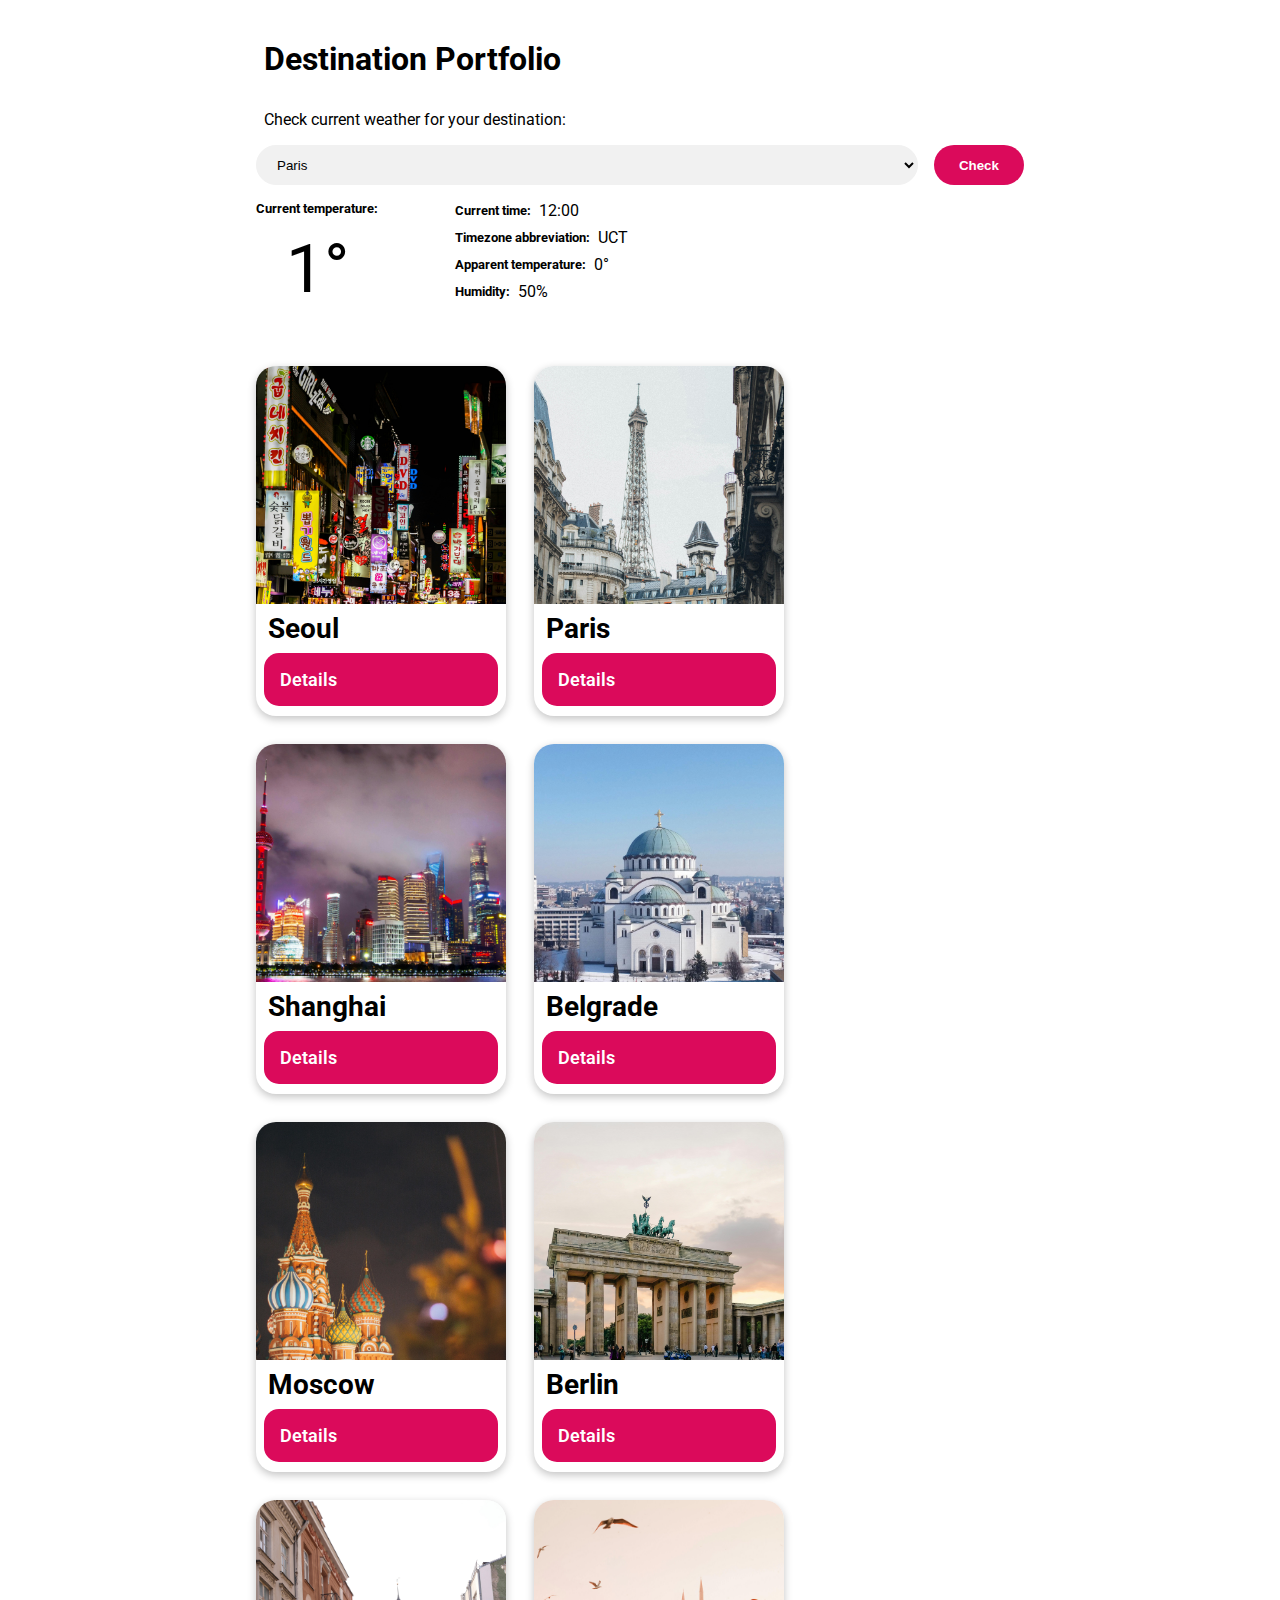
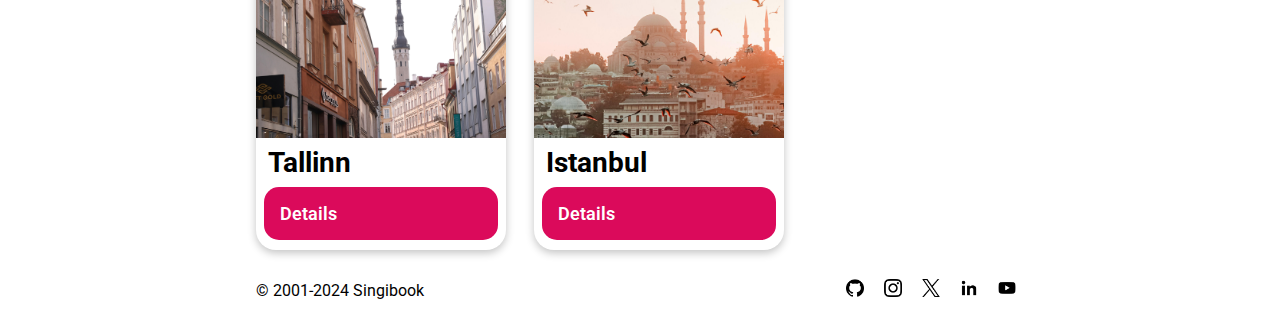
<file: pages/portfolio.html>
<!DOCTYPE html>
<html lang="en">
<head>
    <meta charset="UTF-8">
    <meta name="viewport" content="width=device-width, initial-scale=1.0">
    <title>Singibook - Portfolio</title>
    <link rel="stylesheet" href="portfolio.css" />
    <script src="portfolio.js"></script>
</head>
<body>
    <div class="wrapper">
        <div class="top">
            <h1>Destination Portfolio</h1>
            <div class="weather-box">
                <label for="weather">Check current weather for your destination:</label>
                <div class="select-city">
                    <select name="destinations" id="destinations">
                        <option value="Paris">Paris</option>
                        <option value="Seoul">Seoul</option>
                        <option value="Moscow">Moscow</option>
                        <option value="Shanghai">Shanghai</option>
                        <option value="Belgrade">Belgrade</option>
                        <option value="Berlin">Berlin</option>
                        <option value="Tallinn">Tallinn</option>
                        <option value="Istanbul">Istanbul</option>
                      </select>
                    <button class="check" onclick="displayWeather()">Check</button>
                </div>
                <div class="weather-box-bottom">
                    <div class="degrees">
                        <h5>Current temperature:</h5>
                        <div id="temperature">1°</div>
                    </div>
                    <div class="weather-details">
                        <div class="weather-fetch">
                            <h5>Current time:</h5>
                            <p id="time">12:00</p>
                        </div>
                        <div class="weather-fetch">
                            <h5>Timezone abbreviation:</h5>
                            <p id="timezoneAbbreviation">UCT</p>
                        </div>
                        <div class="weather-fetch">
                            <h5>Apparent temperature:</h5>
                            <p id="apparentTemperature">0°</p>
                        </div>
                        <div class="weather-fetch">
                            <h5>Humidity:</h5>
                            <p id="humidity">50%</p>
                        </div>
                    </div>
                </div>
            </div>
        </div>
        <div class="main">
            <div class="example-box">
                <div class="example-box-top">
                    <img src="/img/seoul.jpg" alt="">
                </div>
                <div class="example-box-bottom">
                    <div class="example-box-title">
                        Seoul
                    </div>
                    <a href="https://en.wikipedia.org/wiki/Seoul" target="_blank" rel="noopener noreferrer" class="example-box-details">Details</a>
                </div>
            </div>
            <div class="example-box">
                <div class="example-box-top">
                    <img src="/img/paris.jpg" alt="">
                </div>
                <div class="example-box-bottom">
                    <div class="example-box-title">
                        Paris
                    </div>
                    <a href="https://en.wikipedia.org/wiki/Paris" target="_blank" rel="noopener noreferrer" class="example-box-details">Details</a>
                </div>
            </div>
            <div class="example-box">
                <div class="example-box-top">
                    <img src="/img/shanghai.jpeg" alt="">
                </div>
                <div class="example-box-bottom">
                    <div class="example-box-title">
                        Shanghai
                    </div>
                    <a href="https://en.wikipedia.org/wiki/Shanghai" target="_blank" rel="noopener noreferrer" class="example-box-details">Details</a>
                </div>
            </div>
            <div class="example-box">
                <div class="example-box-top">
                    <img src="/img/belgrade.jpg" alt="">
                </div>
                <div class="example-box-bottom">
                    <div class="example-box-title">
                        Belgrade
                    </div>
                    <a href="https://en.wikipedia.org/wiki/Belgrade" target="_blank" rel="noopener noreferrer" class="example-box-details">Details</a>
                </div>
            </div>
            <div class="example-box">
                <div class="example-box-top">
                    <img src="/img/moscow.jpg" alt="">
                </div>
                <div class="example-box-bottom">
                    <div class="example-box-title">
                        Moscow
                    </div>
                    <a href="https://en.wikipedia.org/wiki/Moscow" target="_blank" rel="noopener noreferrer" class="example-box-details">Details</a>
                </div>
            </div>
            <div class="example-box">
                <div class="example-box-top">
                    <img src="/img/berlin.jpg" alt="">
                </div>
                <div class="example-box-bottom">
                    <div class="example-box-title">
                        Berlin
                    </div>
                    <a href="https://en.wikipedia.org/wiki/Berlin" target="_blank" rel="noopener noreferrer" class="example-box-details">Details</a>
                </div>
            </div>
            <div class="example-box">
                <div class="example-box-top">
                    <img src="/img/tallinn.jpg" alt="">
                </div>
                <div class="example-box-bottom">
                    <div class="example-box-title">
                        Tallinn
                    </div>
                    <a href="https://en.wikipedia.org/wiki/Tallinn" target="_blank" rel="noopener noreferrer" class="example-box-details">Details</a>
                </div>
            </div>
            <div class="example-box">
                <div class="example-box-top">
                    <img src="/img/istanbul.jpg" alt="">
                </div>
                <div class="example-box-bottom">
                    <div class="example-box-title">
                        Istanbul
                    </div>
                    <a href="https://en.wikipedia.org/wiki/Istanbul" target="_blank" rel="noopener noreferrer" class="example-box-details">Details</a>
                </div>
            </div>
        </div>
        <footer>
            <div class="trademark">© 2001-2024 Singibook</div>
            <div class="social-media">
                <a href="https://github.com/mililca" target="_blank" rel="noopener noreferrer"><img src="/img/github.png" alt="github logo" height="18px"></a>
                <a href="https://www.instagram.com/" target="_blank" rel="noopener noreferrer"><img src="/img/instagram.png" alt="instagram logo" height="18px"></a>
                <a href="https://twitter.com/?lang=en" target="_blank" rel="noopener noreferrer"><img src="/img/twitter.png" alt="twitter logo" height="18px"></a>
                <a href="https://www.linkedin.com/in/natalia-shelepova-446879180/" target="_blank" rel="noopener noreferrer"><img src="/img/linkedin.png" alt="linkedin logo" height="18px"></a>
                <a href="https://www.youtube.com/" target="_blank" rel="noopener noreferrer"><img src="/img/youtube.png" alt="youtube logo" height="18px"></a>
            </div>
        </footer>
    </div>
</body>
</html>
</file>
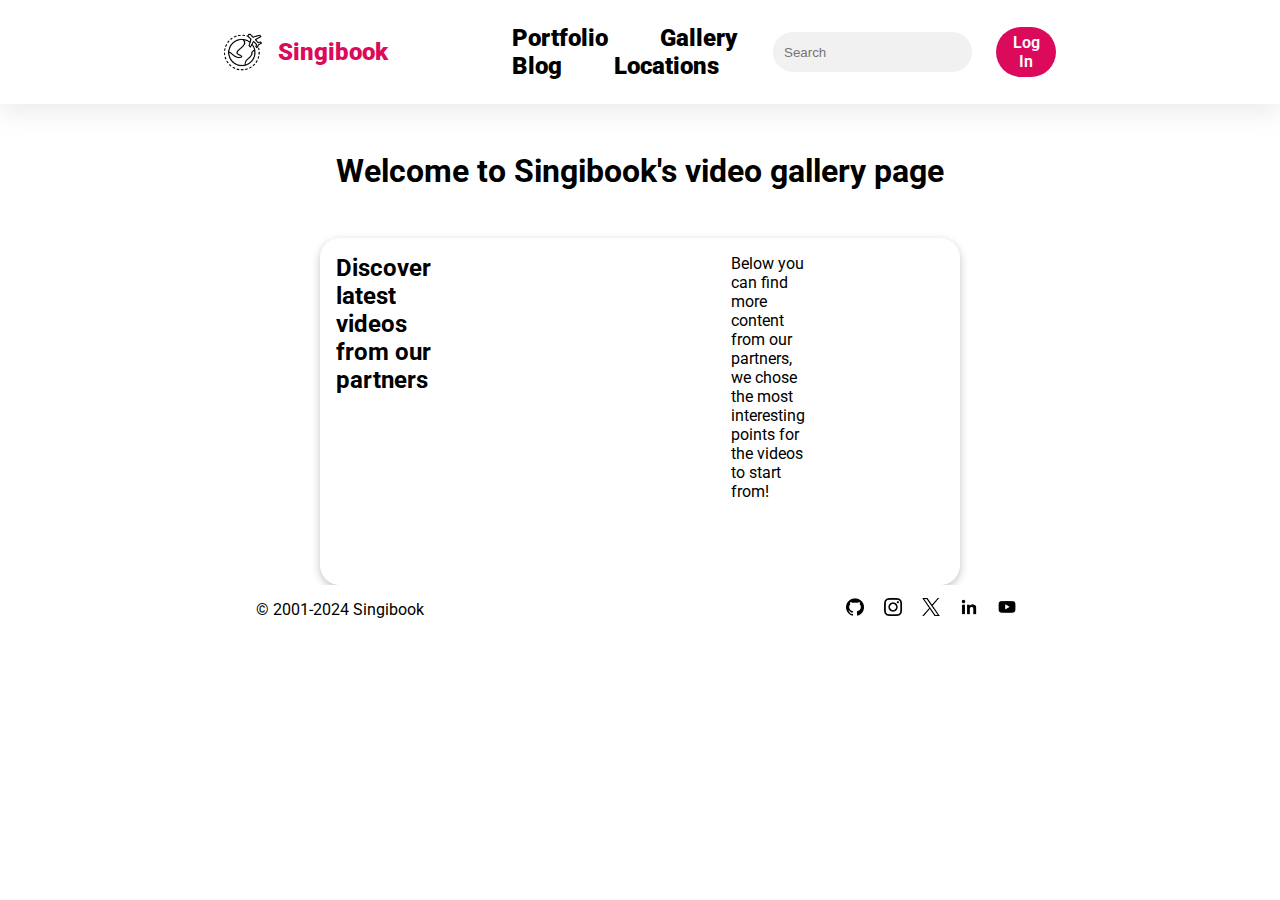
<file: pages/video.html>
<!DOCTYPE html>
<html lang="en">
<head>
    <meta charset="UTF-8">
    <meta name="viewport" content="width=device-width, initial-scale=1.0">
    <title>Singibook - Video Gallery</title>
    <link rel="stylesheet" href="video.css" />
</head>
<body>
    <header class="header">
        <div class="header-wrapper">
            <a href="/index.html">
                <div class="logo">
                    <img src="/img/logo.png" alt="singibook logo" height="38px">
                    <div class="logo-text">Singibook</div>
                </div>
            </a>
            <div class="header-links">
                <a href="/pages/portfolio.html" target="_blank" rel="noopener noreferrer">Portfolio</a>
                <a href="/pages/gallery.html" target="_blank" rel="noopener noreferrer">Gallery</a>
                <a href="/pages/blog.html" target="_blank" rel="noopener noreferrer">Blog</a>
                <a href="/pages/locations.html" target="_blank" rel="noopener noreferrer">Locations</a>
            </div>
            <div class="search-section">
                <input type="text" name="search" id="" placeholder="Search">
                <a href="login.html" class="login"><button>Log In</button></a>
            </div>
        </div>
    </header>
    <div class="wrapper">
        <div class="wrapper-main">
            <h1>Welcome to Singibook's video gallery page</h1>
            <div class="main-news">
                <h2>Discover latest videos from our partners</h2>
                <iframe width="560" height="315" src="https://www.youtube.com/embed/D6cClqc2Upo?si=csbEoEm97Lo6kvjD" title="YouTube video player" frameborder="0" allow="accelerometer; autoplay; clipboard-write; encrypted-media; gyroscope; picture-in-picture; web-share" allowfullscreen></iframe>
                <p>Below you can find more content from our partners, we chose the most interesting points for the videos to start from!</p>
                <iframe width="560" height="315" src="https://www.youtube.com/embed/cXOYwxrR6Zg?si=eLcHZhAsuhRR16Ip&amp;start=15" title="YouTube video player" frameborder="0" allow="accelerometer; autoplay; clipboard-write; encrypted-media; gyroscope; picture-in-picture; web-share" allowfullscreen></iframe>
                <iframe width="560" height="315" src="https://www.youtube.com/embed/25brQSPMORg?si=jD94ChgWOuQqL2lR&amp;start=84" title="YouTube video player" frameborder="0" allow="accelerometer; autoplay; clipboard-write; encrypted-media; gyroscope; picture-in-picture; web-share" allowfullscreen></iframe>
            </div>
        </div>
    </div>
    <footer>
        <div class="trademark">© 2001-2024 Singibook</div>
        <div class="social-media">
            <a href="https://github.com/mililca" target="_blank" rel="noopener noreferrer"><img src="/img/github.png" alt="github logo" height="18px"></a>
            <a href="https://www.instagram.com/" target="_blank" rel="noopener noreferrer"><img src="/img/instagram.png" alt="instagram logo" height="18px"></a>
            <a href="https://twitter.com/?lang=en" target="_blank" rel="noopener noreferrer"><img src="/img/twitter.png" alt="twitter logo" height="18px"></a>
            <a href="https://www.linkedin.com/in/natalia-shelepova-446879180/" target="_blank" rel="noopener noreferrer"><img src="/img/linkedin.png" alt="linkedin logo" height="18px"></a>
            <a href="https://www.youtube.com/" target="_blank" rel="noopener noreferrer"><img src="/img/youtube.png" alt="youtube logo" height="18px"></a>
        </div>
    </footer>
</body>
</html>
</file>
<file: style.css>
@import url('https://fonts.googleapis.com/css2?family=Noto+Sans+KR&family=Roboto&display=swap');

*,
*::before,
*::after {
  margin: 0;
  padding: 0;
  box-sizing: inherit;
}

html {
  font-size: 62.5%;
  overflow-y: scroll;
}

body {
  box-sizing: border-box;
  font-size: 1.6rem;
  font-family: 'Roboto', sans-serif;
}

a {
    color: black;
    text-decoration: none; 
}

.header-links > a {
    box-shadow: inset 0 0 0 0 #db0a5b;
    color: black;
    transition: color .3s ease-in-out, box-shadow .3s ease-in-out;
}

.header-links > a:hover {
    box-shadow: inset 150px 0 0 0 #db0a5b;
    color: white;
}

ul {
    list-style-type: none;
}

button, input[type="submit"], input[type="reset"] {
	background: none;
	color: inherit;
	border: none;
	padding: 0;
	font: inherit;
	cursor: pointer;
	outline: inherit;
}

.header-wrapper {
    display: flex;
    justify-content: space-between;
    align-items: center;
    margin: 0 15%;
    padding: 24px 32px;
}

.header-links {
    gap: 16px;
    margin-left: 100px;
}

.logo {
    color: #db0a5b;
    font-weight: 900;
    font-size: 24px;
    display: flex;
    flex-direction: row;
    justify-content: center;
    align-items: center;
    gap: 16px;
}

.search-section {
    display: inline-flex;
    gap: 24px;
    align-items: center;
}

.header-links > * {
    padding: 0 24px;
    font-weight: 900;
    font-size: 24px;
}

.search-section > input {
	border: 1px solid #f1f1f1;
	height: 40px;
	padding: 0 10px;
	width: 200px;
    border-radius: 30px;
    background-color: #f1f1f1;
}

.search-section > input:focus {
	animation: glow 800ms ease-out infinite alternate;
	outline: none;
}

.login {
    display: flex;
    align-items: center;
    background-color: #db0a5b;
    color: white;
    font-weight: 600;
	padding: 6px 16px;
    border-radius: 30px;
}

.login:hover {
    background-color: #ff5e9c;
}

.book {
    display: flex;
    align-items: center;
    justify-content: center;
    background-image: url("img/plane.jpg");
    background-size: 1900px;
    height: 500px;
}

.book-wrapper {
    display: flex;
    flex-direction: column;
    height: 60%;
    width: 60%;
    border-radius: 30px;
    box-shadow: rgba(149, 157, 165, 0.2) 0px 8px 24px;
}

.book-window {
    display: flex;
    flex-direction: column;
    background-color: white;
    height: 100%;
    width: 100%;
    border-radius: 0px 0px 24px 24px;
}

.notice-box {
    /*border: 1mm solid red;*/
    display: flex;
    flex-direction: column;
    align-items: center;
    justify-content: center;
    height: 500px;
    gap: 16px;
    padding-bottom: 42px;
}

.notice-title {
    /*border: 1mm solid red;*/
    padding: 24px 0;
    font-weight: 900;
    font-size: 24px;
}

.notice-wrapper {
    /*border: 1mm solid red;*/
    display: flex;
    align-items: center;
    justify-content: space-between;
    height: 60%;
    width: 70%;
}

.notice {
    width: 30%;
    height: 100%;
    box-shadow: rgba(149, 157, 165, 0.2) 0px 8px 24px;
    border-radius: 30px;
}

.information-box {
    height: 250px;
    background-color: #f1f1f1;
    display: flex;
    justify-content: center;
    align-items: center;
}

.information-wrapper {
    width: 1000px;
    display: flex;
    flex-direction: row;
    justify-content: space-between;
    padding: 16px;
}

footer {
    height: 48px;
    display: flex;
    justify-content: space-between;
    align-items: center;
    padding: 0px 24%;
}

.social-media {
    display: flex;
    gap: 24px;
}

.list-title {
    font-weight: 900;
    margin-bottom: 12px;
}

li {
    margin-bottom: 12px;
}

.notice-title-top {
    font-weight: 900;
    font-size: 32px;
    padding: 24px 0px;
}

.notice {
    display: flex;
    flex-direction: column;
    overflow: hidden;
}

.notice-title {
    padding: 8px 24px 0px 24px;
}

.notice-price {
    padding: 0px 24px 24px 24px;
}

.notice > img {
    height: 75%;
    object-fit: cover;
    transition: transform .5s ease;
}

.notice > img:hover {
    transform: scale(1.8);
}

.flag-box > div {
    flex: 1 1 0px;
    padding: 24px 0px 0px 0px;
    font-size: 32px;
    font-weight: 700;
    border-radius: 20px 20px 0px 0px;
    display: flex;
    justify-content: center;
}

.book-flight-flag {
    background-color: white;
    width: 100%;
}

ul > a:hover {
    color: #db0a5b;
}

.book-flight {
    display: flex;
    flex-direction: column;
    height: 100%;
}

.book-top {
    flex: 1 1 auto;
    display: flex;
    align-items: end;
}

.book-bottom {
    flex: 2 1 auto;
}

.my-trips, .check-in, .flight-status {
    display: none;
}

.toggler {
    border: 0.1mm solid rgb(214, 214, 214);
    display: flex;
    flex-direction: row;
    justify-content: space-between;
    width: 23%;
    border-radius: 30px;
    margin-left: 85px;
}

.book-default {
    background-color: #db0a5b;
    padding: 0px 28px;
    border-radius: 30px;
    color: white;
    font-weight: 700;
}

.mileage-booking {
    padding: 12px 24px;
}

.mileage-booking:hover {
    color: #db0a5b;
}

.book-bottom {
    display: flex;
    flex-direction: row;
}

.book-bottom-left {
    display: flex;
    flex-direction: row;
    flex: 1 1 auto;
    justify-content: center;
    align-items: center;
    margin-left: 32px;
    padding: 0px 16px;
}

.city-out:hover, .city-in:hover {
    border: 0.5mm solid #db0a5b;
    border-radius: 8px;
}

.swapper {
    flex: 1 1 auto;
    display: flex;
    justify-content: center;
    align-items: center;
    border: 0.5mm solid rgb(214, 214, 214);
    border-radius: 50px;
    padding: 8px;
    margin: 8px;
}

.swapper:hover {
    border: 0.5mm solid #db0a5b;
}

.book-bottom-right {
    display: flex;
    flex-direction: row;
    justify-content: space-around;
    align-items: center;
    flex: 4 1 auto;
}

.city-in, .city-out {
    flex: 4 1 auto;
    display: flex;
    flex-direction: column;
    justify-content: center;
    align-items: center;
    padding: 16px 0px;
    border: 0.5mm solid white;
    width: 100px;
}

.city-in-code, .city-out-code {
    font-size: 32px;
    font-weight: 900;
}

.departure-date > input {
    border: 1px solid #f1f1f1;
	height: 40px;
    padding: 16px;
	width: 160px;
    border-radius: 30px;
    background-color: #f1f1f1;
}

.arrival-date > input {
    border: 1px solid #f1f1f1;
	height: 40px;
    padding: 16px;
	width: 160px;
    border-radius: 30px;
    background-color: #f1f1f1;
}

.passengers > input {
    border: 1px solid #f1f1f1;
	height: 40px;
	padding: 0 16px;
	width: 120px;
    border-radius: 30px;
    background-color: #f1f1f1;
}

.departure-date, .arrival-date, .passengers, .cabin-class {
    display: flex;
    flex-direction: column;
    color: #6d6d6d;
    gap: 12px;
}

label {
    margin-left: 4px;
}

select {
    border: 1px solid #f1f1f1;
	height: 40px;
    padding: 0px 16px;
	width: 180px;
    border-radius: 30px;
    background-color: #f1f1f1;
}

.pop-up-departure-wrapper {
    display: none;
    width: 500px;
    height: 200px;
    position: absolute;
    left: 20%;
    top: 500px;
    border-radius: 20px;
}

.pop-up-departure {
    display: flex;
    flex-direction: column;
    align-items: space-between;
    justify-content: space-between;
    background-color: white;
    width: 500px;
    height: 220px;
    border-radius: 20px;
    padding: 24px;
    box-shadow: rgba(65, 69, 73, 0.2) 0px 8px 24px;
}

.pop-up-title {
    display: flex;
    flex-direction: row;
    justify-content: space-between;
    font-size: 24px;
    font-weight: 700;
}

.pop-up-departure > select {
    border: 1px solid #f1f1f1;
	height: 40px;
	width: 100%;
    border-radius: 30px;
    background-color: #f1f1f1;
}

.pop-up-departure > a {
    margin-top: 7%;
}

.pop-up-departure > a:hover {
    color: #db0a5b;
}

.pop-up-arrival-wrapper {
    display: none;
    width: 500px;
    height: 200px;
    position: absolute;
    left: 32%;
    top: 500px;
    border-radius: 20px;
}

.pop-up-arrival {
    display: flex;
    flex-direction: column;
    align-items: space-between;
    justify-content: space-between;
    background-color: white;
    width: 500px;
    height: 220px;
    border-radius: 20px;
    padding: 24px;
    box-shadow: rgba(65, 69, 73, 0.2) 0px 8px 24px;
}

.pop-up-title {
    display: flex;
    flex-direction: row;
    justify-content: space-between;
    font-size: 24px;
    font-weight: 700;
}

.pop-up-arrival > select {
    border: 1px solid #f1f1f1;
	height: 40px;
	width: 100%;
    border-radius: 30px;
    background-color: #f1f1f1;
}

.pop-up-arrival > a {
    margin-top: 7%;
}

.pop-up-arrival > a:hover {
    color: #db0a5b;
}

input:invalid {
    background-color: rgb(255, 230, 230);
}
</file>
<file: pages/about.css>
@import url('https://fonts.googleapis.com/css2?family=Noto+Sans+KR&family=Roboto&display=swap');

*,
*::before,
*::after {
  margin: 0;
  padding: 0;
  box-sizing: inherit;
}

html {
  font-size: 62.5%;
  overflow-y:scroll
}

body {
  box-sizing: border-box;
  font-size: 1.6rem;
  font-family: 'Roboto', sans-serif;
  height: 100%;
}

a {
    color: black;
    text-decoration: none; 
}

header {
    background-color: white;
    box-shadow: rgba(149, 157, 165, 0.2) 0px 8px 24px;
}

.header-links > a {
    box-shadow: inset 0 0 0 0 #db0a5b;
    color: black;
    transition: color .3s ease-in-out, box-shadow .3s ease-in-out;
}

.header-links > a:hover {
    box-shadow: inset 150px 0 0 0 #db0a5b;
    color: white;
}

ul {
    list-style-type: none;
}

button, input[type="submit"], input[type="reset"] {
	background: none;
	color: inherit;
	border: none;
	padding: 0;
	font: inherit;
	cursor: pointer;
	outline: inherit;
}

.header-wrapper {
    display: flex;
    justify-content: space-between;
    align-items: center;
    margin: 0 15%;
    padding: 24px 32px;
}

.header-links {
    gap: 16px;
    margin-left: 100px;
}

.logo {
    color: #db0a5b;
    font-weight: 900;
    font-size: 24px;
    display: flex;
    flex-direction: row;
    justify-content: center;
    align-items: center;
    gap: 16px;
}

.search-section {
    display: inline-flex;
    gap: 24px;
    align-items: center;
}

.header-links > * {
    padding: 0 24px;
    font-weight: 900;
    font-size: 24px;
}

.search-section > input {
	border: 1px solid #f1f1f1;
	height: 40px;
	padding: 0 10px;
	width: 200px;
    border-radius: 30px;
    background-color: #f1f1f1;
}

.search-section > input:focus {
	animation: glow 800ms ease-out infinite alternate;
	outline: none;
}

.login {
    display: flex;
    align-items: center;
    background-color: #db0a5b;
    color: white;
    font-weight: 600;
	padding: 6px 16px;
    border-radius: 30px;
}

.login:hover {
    background-color: #ff5e9c;
}

.wrapper {
    display: flex;
    justify-content: f;
    align-items: center;
    width: 100%;
    flex-direction: column;
    overflow: hidden;
}

.wrapper-image {
    overflow: hidden;
    width: 100%;
    height: 200px;
    border-radius: 20px;
}

.wrapper-image > img {
    height: 200px;
    width: 100%;
    object-fit: cover;
}

p {
    color: gray;
}

span {
    color: #db0a5b;
}

.wrapper-description {
    color: gray;
}

.wrapper-section {
    width: 60%;
    overflow: hidden;
    display: flex;
    flex-direction: column;
    justify-content: center;
    align-items: center;
    gap: 16px;
    flex-wrap: wrap;
    padding-bottom: 24px;
}

.wrapper-title {
    font-size: 24px;
    font-weight: 700;
    padding: 56px 0px 16px 0px;
}

.image-wrapper {
    width: 300px;
    height: 200px;
    overflow: hidden;
}

.image > img {
    height: 200px;
    width: 100%;
    object-fit: cover;
}

footer {
    display: flex;
    flex-direction: row;
    height: 48px;
    justify-content: space-between;
    align-items: center;
    padding: 0px 20%;
}

.social-media > a {
    padding: 0px 8px;
}
</file>
<file: pages/booking.css>
@import url('https://fonts.googleapis.com/css2?family=Noto+Sans+KR&family=Roboto&display=swap');

*,
*::before,
*::after {
  margin: 0;
  padding: 0;
  box-sizing: inherit;
}

html {
  font-size: 62.5%;
  overflow-y:scroll
}

body {
  box-sizing: border-box;
  font-size: 1.6rem;
  font-family: 'Roboto', sans-serif;
  height: 100%;
}

a {
    color: black;
    text-decoration: none; 
}

header {
    background-color: white;
    box-shadow: rgba(149, 157, 165, 0.2) 0px 8px 24px;
}

.header-links > a {
    box-shadow: inset 0 0 0 0 #db0a5b;
    color: black;
    transition: color .3s ease-in-out, box-shadow .3s ease-in-out;
}

.header-links > a:hover {
    box-shadow: inset 150px 0 0 0 #db0a5b;
    color: white;
}

ul {
    list-style-type: none;
}

button, input[type="submit"], input[type="reset"] {
	background: none;
	color: inherit;
	border: none;
	padding: 0;
	font: inherit;
	cursor: pointer;
	outline: inherit;
}

.header-wrapper {
    display: flex;
    justify-content: space-between;
    align-items: center;
    margin: 0 15%;
    padding: 24px 32px;
}

.header-links {
    gap: 16px;
    margin-left: 100px;
}

.logo {
    color: #db0a5b;
    font-weight: 900;
    font-size: 24px;
    display: flex;
    flex-direction: row;
    justify-content: center;
    align-items: center;
    gap: 16px;
}

.search-section {
    display: inline-flex;
    gap: 24px;
    align-items: center;
}

.header-links > * {
    padding: 0 24px;
    font-weight: 900;
    font-size: 24px;
}

.search-section > input {
	border: 1px solid #f1f1f1;
	height: 40px;
	padding: 0 10px;
	width: 200px;
    border-radius: 30px;
    background-color: #f1f1f1;
}

.search-section > input:focus {
	animation: glow 800ms ease-out infinite alternate;
	outline: none;
}

.login, .form-block > button {
    display: flex;
    align-items: center;
    background-color: #db0a5b;
    color: white;
    font-weight: 600;
	padding: 6px 16px;
    border-radius: 30px;
}

.confirm {
    display: flex;
    align-items: center;
    background-color: #db0a5b;
    color: white;
    font-weight: 600;
	padding: 6px 16px;
    border-radius: 30px;
}

.login:hover, .form-block > button:hover {
    background-color: #ff5e9c;
}

.confirm:hover {
    background-color: #ff5e9c;
}

.wrapper {
    display: flex;
    align-items: center;
    width: 100%;
    flex-direction: column;
    overflow: hidden;
}

.wrapper-main {
    width: 50%;
    display: flex;
    flex-direction: column;
    align-items: center;
    padding: 16px;
}

.form-block {
    display: flex;
    flex-direction: column;
    justify-content: center;
    align-items: center;
    gap: 8px;
    margin: 16px;
}

.form-block > input {
    border: 1px solid #f1f1f1;
	height: 40px;
	padding: 0 10px;
	width: 400px;
    border-radius: 30px;
    background-color: #f1f1f1;
}

h2 {
    padding: 32px;
}

h3 {
    padding: 16px;
}

p {
    padding: 4px;
}

.info > h3 {
    padding-top: 32px;
    padding-bottom: 16px;
}

.info {
    display: flex;
    flex-direction: column;
    justify-content: center;
    align-items: center;
}

.ticket-info {
    display: grid;
    grid-template-columns: repeat(2, 1fr);
    grid-template-rows: repeat(3, 1fr);
    grid-column-gap: 8px;
    grid-row-gap: 8px;
    width: 900px;
    border: 0.5mm solid rgb(212, 212, 212);
    padding: 16px;
    border-radius: 15px;
}

.ticket-info > div {
    display: flex;
    flex-direction: column;
    align-items: center;
    justify-content: center;
}

p > a {
    color: #db0a5b;
}

span {
    color: #db0a5b;
}

input:invalid{
    background-color: #ffdfdf;
}

footer {
    display: flex;
    flex-direction: row;
    height: 48px;
    justify-content: space-between;
    align-items: center;
    padding: 0px 20%;
}

.social-media > a {
    padding: 0px 8px;
}
</file>
<file: pages/contact.css>
@import url('https://fonts.googleapis.com/css2?family=Noto+Sans+KR&family=Roboto&display=swap');

*,
*::before,
*::after {
  margin: 0;
  padding: 0;
  box-sizing: inherit;
}

html {
  font-size: 62.5%;
  overflow-y:scroll
}

body {
  box-sizing: border-box;
  font-size: 1.6rem;
  font-family: 'Roboto', sans-serif;
  height: 100%;
}

a {
    color: black;
    text-decoration: none; 
}

header {
    background-color: white;
    box-shadow: rgba(149, 157, 165, 0.2) 0px 8px 24px;
}

.header-links > a {
    box-shadow: inset 0 0 0 0 #db0a5b;
    color: black;
    transition: color .3s ease-in-out, box-shadow .3s ease-in-out;
}

.header-links > a:hover {
    box-shadow: inset 150px 0 0 0 #db0a5b;
    color: white;
}

ul {
    list-style-type: none;
}

button, input[type="submit"], input[type="reset"] {
	background: none;
	color: inherit;
	border: none;
	padding: 0;
	font: inherit;
	cursor: pointer;
	outline: inherit;
}

.header-wrapper {
    display: flex;
    justify-content: space-between;
    align-items: center;
    margin: 0 15%;
    padding: 24px 32px;
}

.header-links {
    gap: 16px;
    margin-left: 100px;
}

.logo {
    color: #db0a5b;
    font-weight: 900;
    font-size: 24px;
    display: flex;
    flex-direction: row;
    justify-content: center;
    align-items: center;
    gap: 16px;
}

.search-section {
    display: inline-flex;
    gap: 24px;
    align-items: center;
}

.header-links > * {
    padding: 0 24px;
    font-weight: 900;
    font-size: 24px;
}

.search-section > input {
	border: 1px solid #f1f1f1;
	height: 40px;
	padding: 0 10px;
	width: 200px;
    border-radius: 30px;
    background-color: #f1f1f1;
}

.search-section > input:focus {
	animation: glow 800ms ease-out infinite alternate;
	outline: none;
}

.login {
    display: flex;
    align-items: center;
    background-color: #db0a5b;
    color: white;
    font-weight: 600;
	padding: 6px 16px;
    border-radius: 30px;
}

.login:hover {
    background-color: #ff5e9c;
}

.wrapper {
    display: flex;
    align-items: center;
    width: 100%;
    flex-direction: column;
    overflow: hidden;
}

.wrapper-main {
    width: 50%;
    display: flex;
    flex-direction: column;
    align-items: center;
}

th {
    padding: 8px;
    background-color: #db0a5b;
    color: white;
}

table {
    padding-bottom: 16px;
    width: 900px;
}

h2 {
    padding: 32px;
}

h3 {
    padding: 8px;
}

.customer-satisfaction {
    padding-top: 32px;
}

.wrapper-main > p {
    padding: 16px 0px;
}

span {
    color: #db0a5b;
}

.contact {
    display: flex;
    flex-direction: row;
    gap: 8px;
    padding: 8px 0px;
}

.request-call-wrapper {
    display: flex;
    flex-direction: column;
    align-items: center;
}

.form-block {
    display: flex;
    flex-direction: column;
    width: 400px;
    padding: 8px 0px;
    align-items: center;
    gap: 8px;
}

.form-block > input {
    border: 1px solid #f1f1f1;
	height: 40px;
	padding: 0 10px;
	width: 600px;
    border-radius: 30px;
    background-color: #f1f1f1;
}

.form-block > textarea {
    width: 600px;
    height: 100px;
    padding: 12px 20px;
    box-sizing: border-box;
    border: 2px solid #ccc;
    border-radius: 4px;
    background-color: #f8f8f8;
    font-size: 16px;
    resize: none;
}

.form-block > button {

    display: flex;
    align-items: center;
    background-color: #db0a5b;
    color: white;
    font-weight: 600;
    padding: 6px 16px;
    border-radius: 30px;
}

input:invalid{
    background-color: #ffdfdf;
}

.form-block > button:hover {
    background-color: #ff5e9c;
}

footer {
    display: flex;
    flex-direction: row;
    height: 48px;
    justify-content: space-between;
    align-items: center;
    padding: 0px 20%;
}

.social-media > a {
    padding: 0px 8px;
}
</file>
<file: pages/gallery.css>
@import url('https://fonts.googleapis.com/css2?family=Noto+Sans+KR&family=Roboto&display=swap');

*,
*::before,
*::after {
  margin: 0;
  padding: 0;
  box-sizing: inherit;
}

html {
  font-size: 62.5%;
  overflow-y:scroll
}

body {
  box-sizing: border-box;
  font-size: 1.6rem;
  font-family: 'Roboto', sans-serif;
  height: 100%;
}

a {
    color: black;
    text-decoration: none; 
}

header {
    background-color: white;
    box-shadow: rgba(149, 157, 165, 0.2) 0px 8px 24px;
}

.header-links > a {
    box-shadow: inset 0 0 0 0 #db0a5b;
    color: black;
    transition: color .3s ease-in-out, box-shadow .3s ease-in-out;
}

.header-links > a:hover {
    box-shadow: inset 150px 0 0 0 #db0a5b;
    color: white;
}

ul {
    list-style-type: none;
}

button, input[type="submit"], input[type="reset"] {
	background: none;
	color: inherit;
	border: none;
	padding: 0;
	font: inherit;
	cursor: pointer;
	outline: inherit;
}

.header-wrapper {
    display: flex;
    justify-content: space-between;
    align-items: center;
    margin: 0 15%;
    padding: 24px 32px;
}

.header-links {
    gap: 16px;
    margin-left: 100px;
}

.logo {
    color: #db0a5b;
    font-weight: 900;
    font-size: 24px;
    display: flex;
    flex-direction: row;
    justify-content: center;
    align-items: center;
    gap: 16px;
}

.search-section {
    display: inline-flex;
    gap: 24px;
    align-items: center;
}

.header-links > * {
    padding: 0 24px;
    font-weight: 900;
    font-size: 24px;
}

.search-section > input {
	border: 1px solid #f1f1f1;
	height: 40px;
	padding: 0 10px;
	width: 200px;
    border-radius: 30px;
    background-color: #f1f1f1;
}

.search-section > input:focus {
	animation: glow 800ms ease-out infinite alternate;
	outline: none;
}

.login {
    display: flex;
    align-items: center;
    background-color: #db0a5b;
    color: white;
    font-weight: 600;
	padding: 6px 16px;
    border-radius: 30px;
}

.login:hover {
    background-color: #ff5e9c;
}

.wrapper {
    display: flex;
    justify-content: center;
    align-items: center;
    width: 100%;
    flex-direction: column;
}

.wrapper-section {
    width: 60%;
    height: 100vh;
    overflow: hidden;
    display: flex;
    flex-direction: row;
    justify-content: center;
    gap: 16px;
    flex-wrap: wrap;
}

.wrapper-title {
    font-size: 24px;
    font-weight: 500;
    padding: 56px 0px 24px 0px;
}

.image-wrapper {
    width: 300px;
    height: 200px;
    overflow: hidden;
}

.image > img {
    height: 200px;
    width: 100%;
    object-fit: cover;
}

footer {
    display: flex;
    flex-direction: row;
    height: 48px;
    justify-content: space-between;
    align-items: center;
    padding: 0px 20%;
}

.social-media > a {
    padding: 0px 8px;
}
</file>
<file: pages/locations.css>
@import url('https://fonts.googleapis.com/css2?family=Noto+Sans+KR&family=Roboto&display=swap');

*,
*::before,
*::after {
  margin: 0;
  padding: 0;
  box-sizing: inherit;
}

html {
  font-size: 62.5%;
  overflow-y:scroll
}

body {
  box-sizing: border-box;
  font-size: 1.6rem;
  font-family: 'Roboto', sans-serif;
  height: 100%;
}

a {
    color: black;
    text-decoration: none; 
}

header {
    background-color: white;
    box-shadow: rgba(149, 157, 165, 0.2) 0px 8px 24px;
}

.header-links > a {
    box-shadow: inset 0 0 0 0 #db0a5b;
    color: black;
    transition: color .3s ease-in-out, box-shadow .3s ease-in-out;
}

.header-links > a:hover {
    box-shadow: inset 150px 0 0 0 #db0a5b;
    color: white;
}

ul {
    list-style-type: none;
}

button, input[type="submit"], input[type="reset"] {
	background: none;
	color: inherit;
	border: none;
	padding: 0;
	font: inherit;
	cursor: pointer;
	outline: inherit;
}

.header-wrapper {
    display: flex;
    justify-content: space-between;
    align-items: center;
    margin: 0 15%;
    padding: 24px 32px;
}

.header-links {
    gap: 16px;
    margin-left: 100px;
}

.logo {
    color: #db0a5b;
    font-weight: 900;
    font-size: 24px;
    display: flex;
    flex-direction: row;
    justify-content: center;
    align-items: center;
    gap: 16px;
}

.search-section {
    display: inline-flex;
    gap: 24px;
    align-items: center;
}

.header-links > * {
    padding: 0 24px;
    font-weight: 900;
    font-size: 24px;
}

.search-section > input {
	border: 1px solid #f1f1f1;
	height: 40px;
	padding: 0 10px;
	width: 200px;
    border-radius: 30px;
    background-color: #f1f1f1;
}

.search-section > input:focus {
	animation: glow 800ms ease-out infinite alternate;
	outline: none;
}

.login {
    display: flex;
    align-items: center;
    background-color: #db0a5b;
    color: white;
    font-weight: 600;
	padding: 6px 16px;
    border-radius: 30px;
}

.login:hover {
    background-color: #ff5e9c;
}

.wrapper {
    display: flex;
    align-items: center;
    width: 100%;
    flex-direction: column;
    overflow: hidden;
}

.wrapper-main {
    width: 50%;
    display: flex;
    flex-direction: column;
    align-items: center;
}

th {
    padding: 8px;
    background-color: #db0a5b;
    color: white;
}

table {
    padding-bottom: 16px;
    width: 900px;
}

h2 {
    padding-top: 32px;
}

h3 {
    padding-top: 32px;
    padding-bottom: 16px;
}

.moscow {
    padding-bottom: 32px;
}

.main-news {
    display: flex;
    flex-direction: column;
    justify-content: center;
    align-items: center;
    gap: 16px;
    width: 100%;
    border-radius: 20px;
    box-shadow: rgba(0, 0, 0, 0.24) 0px 3px 8px;
    padding: 16px;
    margin-bottom: 16px;
}

footer {
    display: flex;
    flex-direction: row;
    height: 48px;
    justify-content: space-between;
    align-items: center;
    padding: 0px 20%;
}

.social-media > a {
    padding: 0px 8px;
}
</file>
<file: pages/login.css>
@import url('https://fonts.googleapis.com/css2?family=Noto+Sans+KR&family=Roboto&display=swap');

*,
*::before,
*::after {
  margin: 0;
  padding: 0;
  box-sizing: inherit;
}

html {
  font-size: 62.5%;
  overflow-y:scroll
}

body {
  box-sizing: border-box;
  font-size: 1.6rem;
  font-family: 'Roboto', sans-serif;
  height: 100%;
}

a {
    color: black;
    text-decoration: none; 
}

header {
    background-color: white;
    box-shadow: rgba(149, 157, 165, 0.2) 0px 8px 24px;
}

.header-links > a {
    box-shadow: inset 0 0 0 0 #db0a5b;
    color: black;
    transition: color .3s ease-in-out, box-shadow .3s ease-in-out;
}

.header-links > a:hover {
    box-shadow: inset 150px 0 0 0 #db0a5b;
    color: white;
}

ul {
    list-style-type: none;
}

button, input[type="submit"], input[type="reset"] {
	background: none;
	color: inherit;
	border: none;
	padding: 0;
	font: inherit;
	cursor: pointer;
	outline: inherit;
}

.header-wrapper {
    display: flex;
    justify-content: space-between;
    align-items: center;
    margin: 0 15%;
    padding: 24px 32px;
}

.header-links {
    gap: 16px;
    margin-left: 100px;
}

.logo {
    color: #db0a5b;
    font-weight: 900;
    font-size: 24px;
    display: flex;
    flex-direction: row;
    justify-content: center;
    align-items: center;
    gap: 16px;
}

.search-section {
    display: inline-flex;
    gap: 24px;
    align-items: center;
}

.header-links > * {
    padding: 0 24px;
    font-weight: 900;
    font-size: 24px;
}

.search-section > input {
	border: 1px solid #f1f1f1;
	height: 40px;
	padding: 0 10px;
	width: 200px;
    border-radius: 30px;
    background-color: #f1f1f1;
}

.search-section > input:focus {
	animation: glow 800ms ease-out infinite alternate;
	outline: none;
}

.login, .form-block > button {
    display: flex;
    align-items: center;
    background-color: #db0a5b;
    color: white;
    font-weight: 600;
	padding: 6px 16px;
    border-radius: 30px;
}

.login:hover, .form-block > button:hover {
    background-color: #ff5e9c;
}

.wrapper {
    display: flex;
    align-items: center;
    width: 100%;
    flex-direction: column;
    overflow: hidden;
}

.wrapper-main {
    width: 50%;
    display: flex;
    flex-direction: column;
    align-items: center;
    padding: 16px;
}

.form-block {
    display: flex;
    flex-direction: column;
    justify-content: center;
    align-items: center;
    gap: 8px;
    margin: 16px;
}

.form-block > input {
    border: 1px solid #f1f1f1;
	height: 40px;
	padding: 0 10px;
	width: 400px;
    border-radius: 30px;
    background-color: #f1f1f1;
}

h2 {
    padding: 32px;
}

h3 {
    padding-top: 32px;
    padding-bottom: 16px;
}

.info {
    display: flex;
    flex-direction: column;
    justify-content: center;
    align-items: center;
    margin-bottom: 10%;
}

p > a {
    color: #db0a5b;
}

span {
    color: #db0a5b;
}

input:invalid{
    background-color: #ffdfdf;
}

footer {
    display: flex;
    flex-direction: row;
    height: 48px;
    justify-content: space-between;
    align-items: center;
    padding: 0px 20%;
}

.social-media > a {
    padding: 0px 8px;
}
</file>
<file: pages/portfolio.css>
@import url('https://fonts.googleapis.com/css2?family=Noto+Sans+KR&family=Roboto&display=swap');

*,
*::before,
*::after {
  margin: 0;
  padding: 0;
  box-sizing: inherit;
}

html {
  font-size: 62.5%;
  overflow-y:scroll
}

body {
  box-sizing: border-box;
  font-size: 1.6rem;
  font-family: 'Roboto', sans-serif;
  height: 100%;
  display: flex;
  align-items: center;
  flex-direction: column;
}

a {
    color: black;
    text-decoration: none; 
}

h1 {
    padding: 8px;
}
select {
    border: 1px solid #f1f1f1;
	height: 40px;
	width: 100%;
    border-radius: 30px;
    background-color: #f1f1f1;
    padding: 0px 16px;
}

.wrapper {
    display: flex;
    justify-content: center;
    width: 60%;
    display: flex;
    flex-direction: column;
}

.top {
    height: 350px;
    padding-top: 32px;
}

.weather-box {
    display: flex;
    flex-direction: column;
    padding-top: 24px;
    gap: 16px;
}

.weather-box > label {
    padding-left: 8px;
}

.weather-box > input {
    border: 1px solid #f1f1f1;
	height: 40px;
	padding: 0 10px;
	width: 40%;
    border-radius: 30px;
    background-color: #f1f1f1;
}

.weather-box-bottom {
    display: flex;
    flex-direction: row;
    height: 120px;
}

.select-city {
    display: flex;
    flex-direction: row;
    gap: 16px;
}

.degrees {
    display: flex;
    flex-direction: column;
    align-items: center;
}

.check {
    display: flex;
    align-items: center;
    justify-content: center;
    align-items: center;
    background-color: #db0a5b;
    color: white;
    font-weight: 600;
	padding: 6px 16px;
    border-radius: 30px;
    border: none;
    width: 100px;
    cursor: pointer;
}

.check:hover {
    background-color: #ff5e9c;
    cursor: pointer;
}

#temperature {
    flex: 1 1 auto;
    height: 100%;
    font-size: 68px;
    display: flex;
    justify-content: center;
    align-items: center;
}

.weather-fetch {
    display: flex;
    flex-direction: row;
    align-items: center;
    gap: 8px;
}

.weather-details {
    display: flex;
    flex-direction: column;
    justify-content: flex-start;
    flex: 7 1 auto;
    padding-left: 10%;
    gap: 8px;
}

.main {
    display: flex;
    flex-wrap: wrap;
    gap: 28px;
    margin: 16px 0px;
}

.example-box {
    width: 250px;
    height: 350px;
    border-radius: 20px;
    margin: 0px;
    box-shadow: rgba(0, 0, 0, 0.24) 0px 3px 8px;
    overflow: hidden;
}

.example-box-top {
    height: 68%;
    width: 100%;
    overflow: hidden;
}

.example-box-top > img {
    height: 300px;
    width: 100%;
    object-fit: cover;
}

.example-box-bottom {
    display: flex;
    flex-direction: column;
}

.example-box-title {
    font-size: 28px;
    font-weight: 700;
    margin-left: 12px;
    padding: 8px 0px;
}

.example-box-details {
    margin: 0px 8px;
    padding: 16px;
    background-color: #db0a5b;
    color: white;
    font-size: 18px;
    font-weight: 600;
    border-radius: 15px;
}

.example-box-details:hover {
    background-color: #ff64a0;
}

footer {
    display: flex;
    flex-direction: row;
    height: 48px;
    justify-content: space-between;
    align-items: center;
    padding: 0px;
}

.social-media > a {
    padding: 0px 8px;
}
</file>
<file: pages/video.css>
@import url('https://fonts.googleapis.com/css2?family=Noto+Sans+KR&family=Roboto&display=swap');

*,
*::before,
*::after {
  margin: 0;
  padding: 0;
  box-sizing: inherit;
}

html {
  font-size: 62.5%;
  overflow-y:scroll
}

body {
  box-sizing: border-box;
  font-size: 1.6rem;
  font-family: 'Roboto', sans-serif;
  height: 100%;
}

a {
    color: black;
    text-decoration: none; 
}

header {
    background-color: white;
    box-shadow: rgba(149, 157, 165, 0.2) 0px 8px 24px;
}

.header-links > a {
    box-shadow: inset 0 0 0 0 #db0a5b;
    color: black;
    transition: color .3s ease-in-out, box-shadow .3s ease-in-out;
}

.header-links > a:hover {
    box-shadow: inset 150px 0 0 0 #db0a5b;
    color: white;
}

ul {
    list-style-type: none;
}

button, input[type="submit"], input[type="reset"] {
	background: none;
	color: inherit;
	border: none;
	padding: 0;
	font: inherit;
	cursor: pointer;
	outline: inherit;
}

.header-wrapper {
    display: flex;
    justify-content: space-between;
    align-items: center;
    margin: 0 15%;
    padding: 24px 32px;
}

.header-links {
    gap: 16px;
    margin-left: 100px;
}

.logo {
    color: #db0a5b;
    font-weight: 900;
    font-size: 24px;
    display: flex;
    flex-direction: row;
    justify-content: center;
    align-items: center;
    gap: 16px;
}

.search-section {
    display: inline-flex;
    gap: 24px;
    align-items: center;
}

.header-links > * {
    padding: 0 24px;
    font-weight: 900;
    font-size: 24px;
}

.search-section > input {
	border: 1px solid #f1f1f1;
	height: 40px;
	padding: 0 10px;
	width: 200px;
    border-radius: 30px;
    background-color: #f1f1f1;
}

.search-section > input:focus {
	animation: glow 800ms ease-out infinite alternate;
	outline: none;
}

.login {
    display: flex;
    align-items: center;
    background-color: #db0a5b;
    color: white;
    font-weight: 600;
	padding: 6px 16px;
    border-radius: 30px;
}

.login:hover {
    background-color: #ff5e9c;
}

.wrapper {
    display: flex;
    align-items: center;
    width: 100%;
    flex-direction: column;
    overflow: hidden;
}

.wrapper-main {
    width: 50%;
    display: flex;
    flex-direction: column;
    align-items: center;
}

h1 {
    padding: 48px 0px;
}

.main-news {
    display: flex;
    flex-direction: row;
    width: 100%;
    border-radius: 20px;
    box-shadow: rgba(0, 0, 0, 0.24) 0px 3px 8px;
    padding: 16px;
}

.main-image {
    width: 30%;
    overflow: hidden;
    height: 250px;
    border-radius: 15px;
}

.main-image > img {
    height: 250px;
    width: 100%;
    object-fit: cover;
}

.main-text {
    width: 70%;
    padding-left: 24px;
    display: flex;
    flex-direction: column;
    justify-content: center;
    flex-wrap: wrap;
    gap: 12px;
}

.main-text > h2 {
    font-size: 24px;
}

.news-container {
    margin-top: 24px;
    display: flex;
    flex-direction: row;
    flex-wrap: wrap;
    gap: 16px;
    padding: 16px 0px;
}

.news {
    width: 305px;
    height: 200px;
    border-radius: 20px;
    padding: 0px 16px;
    box-shadow: rgba(0, 0, 0, 0.24) 0px 3px 8px;
}

.news-bottom {
    display: flex;
    flex-direction: column;
    gap: 8px;
}

footer {
    display: flex;
    flex-direction: row;
    height: 48px;
    justify-content: space-between;
    align-items: center;
    padding: 0px 20%;
}

.social-media > a {
    padding: 0px 8px;
}
</file>
